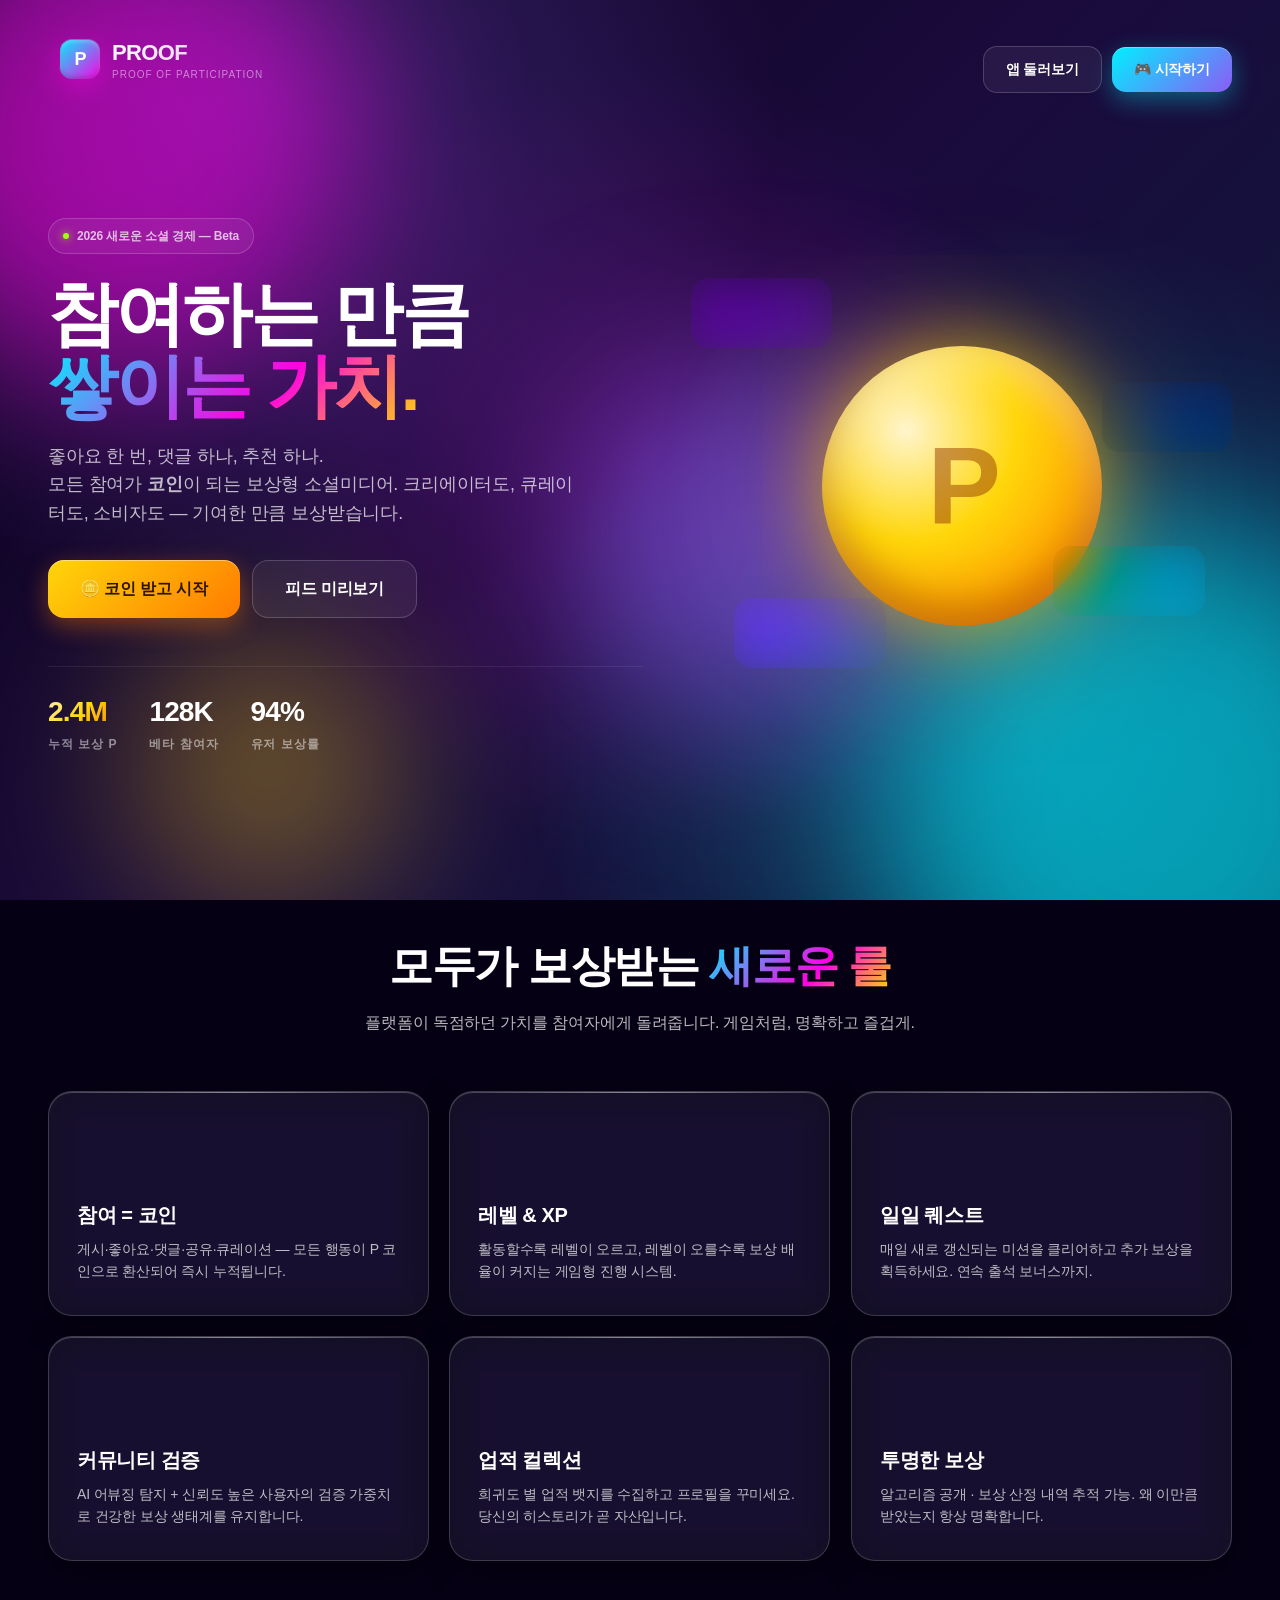
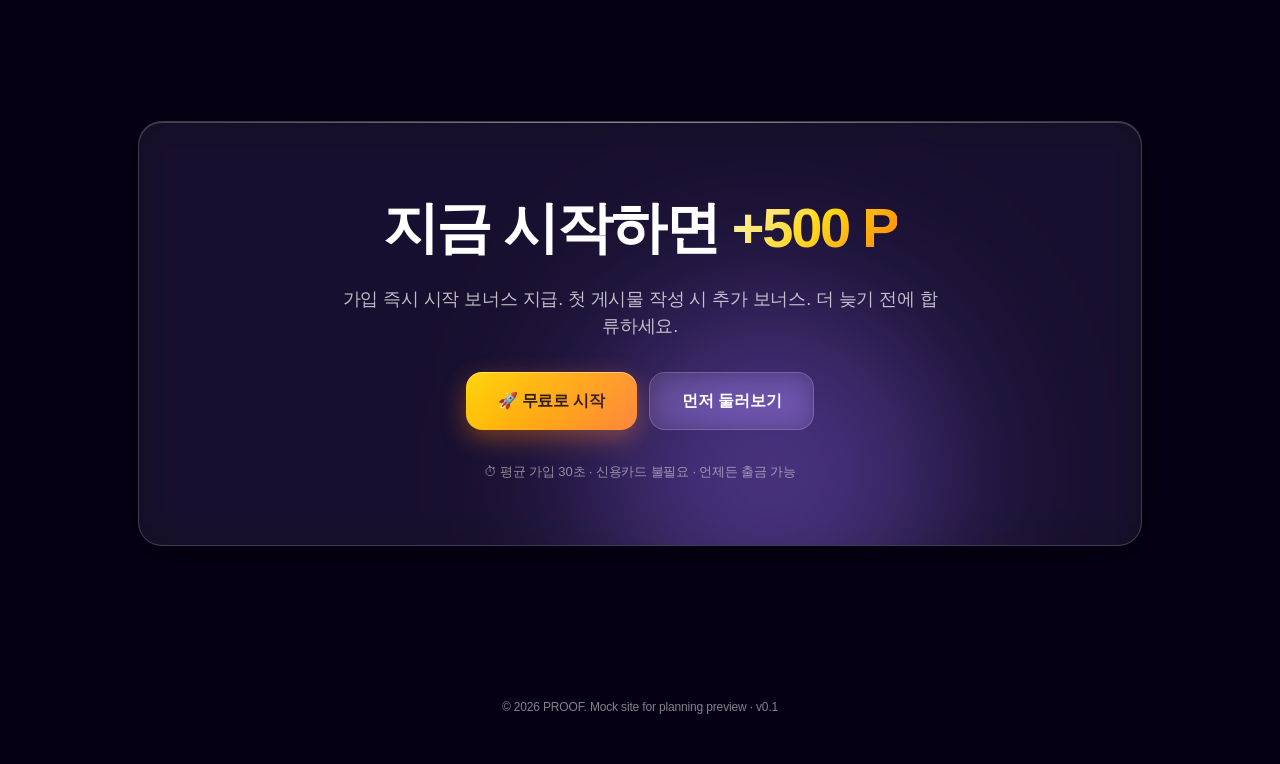
<file: index.html>
<!DOCTYPE html>
<html lang="ko">
<head>
  <meta charset="UTF-8" />
  <meta name="viewport" content="width=device-width, initial-scale=1.0" />
  <title>PROOF — 참여하는 만큼 쌓이는 가치</title>
  <link rel="stylesheet" href="styles.css" />
</head>
<body class="landing">
  <!-- Background orbs -->
  <div class="orbs">
    <div class="orb orb-1"></div>
    <div class="orb orb-2"></div>
    <div class="orb orb-3"></div>
    <div class="orb orb-4"></div>
  </div>

  <!-- Top bar -->
  <nav class="topbar-landing">
    <div class="brand">
      <div class="brand-mark">P</div>
      <div>
        <div class="brand-name">PROOF</div>
        <div class="brand-tag">PROOF OF PARTICIPATION</div>
      </div>
    </div>
    <div style="display:flex; gap:10px; align-items:center;">
      <a href="feed.html" class="btn btn-ghost">앱 둘러보기</a>
      <a href="rewards.html" class="btn btn-primary">🎮 시작하기</a>
    </div>
  </nav>

  <!-- Hero -->
  <section class="hero">
    <div>
      <div class="hero-eyebrow">
        <span class="dot"></span>
        2026 새로운 소셜 경제 — Beta
      </div>
      <h1>
        참여하는 만큼<br/>
        <span class="gradient-text">쌓이는 가치.</span>
      </h1>
      <p>
        좋아요 한 번, 댓글 하나, 추천 하나.<br/>
        모든 참여가 <strong>코인</strong>이 되는 보상형 소셜미디어.
        크리에이터도, 큐레이터도, 소비자도 — 기여한 만큼 보상받습니다.
      </p>
      <div class="hero-cta">
        <a href="rewards.html" class="btn btn-gold btn-lg">🪙 코인 받고 시작</a>
        <a href="feed.html" class="btn btn-ghost btn-lg">피드 미리보기</a>
      </div>
      <div class="hero-stats">
        <div class="hero-stat">
          <div class="num gold-text">2.4M</div>
          <div class="label">누적 보상 P</div>
        </div>
        <div class="hero-stat">
          <div class="num">128K</div>
          <div class="label">베타 참여자</div>
        </div>
        <div class="hero-stat">
          <div class="num">94%</div>
          <div class="label">유저 보상률</div>
        </div>
      </div>
    </div>

    <!-- 3D coin scene -->
    <div class="hero-scene">
      <div class="coin-big">P</div>

      <div class="float-card fc-1">
        <div class="ico" style="background:linear-gradient(135deg,#ff5ec4,#ff00e5);">❤️</div>
        <div>
          <div style="font-size:11px;color:var(--text-tertiary);">좋아요 수신</div>
          <div>+12 P</div>
        </div>
      </div>
      <div class="float-card fc-2">
        <div class="ico" style="background:linear-gradient(135deg,#00f0ff,#0066ff);">💬</div>
        <div>
          <div style="font-size:11px;color:var(--text-tertiary);">댓글 작성</div>
          <div>+8 P</div>
        </div>
      </div>
      <div class="float-card fc-3">
        <div class="ico" style="background:linear-gradient(135deg,#ffd60a,#ff7b00);">🚀</div>
        <div>
          <div style="font-size:11px;color:var(--text-tertiary);">큐레이션 성과</div>
          <div>+45 P</div>
        </div>
      </div>
      <div class="float-card fc-4">
        <div class="ico" style="background:linear-gradient(135deg,#a3ff12,#00f0ff);">🏆</div>
        <div>
          <div style="font-size:11px;color:var(--text-tertiary);">레벨업 보너스</div>
          <div>+200 P</div>
        </div>
      </div>
    </div>
  </section>

  <!-- Features -->
  <section class="features">
    <div class="section-title">
      <h2>모두가 보상받는 <span class="gradient-text">새로운 룰</span></h2>
      <p>플랫폼이 독점하던 가치를 참여자에게 돌려줍니다. 게임처럼, 명확하고 즐겁게.</p>
    </div>

    <div class="features-grid">
      <div class="glass card card-tilt feature-card">
        <div class="feature-icon fi-1">🪙</div>
        <h3>참여 = 코인</h3>
        <p>게시·좋아요·댓글·공유·큐레이션 — 모든 행동이 P 코인으로 환산되어 즉시 누적됩니다.</p>
      </div>

      <div class="glass card card-tilt feature-card">
        <div class="feature-icon fi-2">⚡</div>
        <h3>레벨 & XP</h3>
        <p>활동할수록 레벨이 오르고, 레벨이 오를수록 보상 배율이 커지는 게임형 진행 시스템.</p>
      </div>

      <div class="glass card card-tilt feature-card">
        <div class="feature-icon fi-3">🎯</div>
        <h3>일일 퀘스트</h3>
        <p>매일 새로 갱신되는 미션을 클리어하고 추가 보상을 획득하세요. 연속 출석 보너스까지.</p>
      </div>

      <div class="glass card card-tilt feature-card">
        <div class="feature-icon fi-4">🛡️</div>
        <h3>커뮤니티 검증</h3>
        <p>AI 어뷰징 탐지 + 신뢰도 높은 사용자의 검증 가중치로 건강한 보상 생태계를 유지합니다.</p>
      </div>

      <div class="glass card card-tilt feature-card">
        <div class="feature-icon fi-5">🏆</div>
        <h3>업적 컬렉션</h3>
        <p>희귀도 별 업적 뱃지를 수집하고 프로필을 꾸미세요. 당신의 히스토리가 곧 자산입니다.</p>
      </div>

      <div class="glass card card-tilt feature-card">
        <div class="feature-icon fi-6">💎</div>
        <h3>투명한 보상</h3>
        <p>알고리즘 공개 · 보상 산정 내역 추적 가능. 왜 이만큼 받았는지 항상 명확합니다.</p>
      </div>
    </div>
  </section>

  <!-- CTA -->
  <section class="cta-section">
    <div class="glass card cta-box">
      <div class="orb orb-3" style="position:absolute; opacity:0.4;"></div>
      <h2>지금 시작하면 <span class="gold-text">+500 P</span></h2>
      <p>가입 즉시 시작 보너스 지급. 첫 게시물 작성 시 추가 보너스. 더 늦기 전에 합류하세요.</p>
      <div style="display:flex; gap:12px; justify-content:center; flex-wrap:wrap;">
        <a href="rewards.html" class="btn btn-gold btn-lg">🚀 무료로 시작</a>
        <a href="feed.html" class="btn btn-ghost btn-lg">먼저 둘러보기</a>
      </div>
      <div style="margin-top:32px; color:var(--text-tertiary); font-size:13px;">
        ⏱ 평균 가입 30초 · 신용카드 불필요 · 언제든 출금 가능
      </div>
    </div>
  </section>

  <footer style="padding:32px 48px 48px; text-align:center; color:var(--text-tertiary); font-size:12px; position:relative; z-index:1;">
    © 2026 PROOF. Mock site for planning preview · v0.1
  </footer>
</body>
</html>
</file>
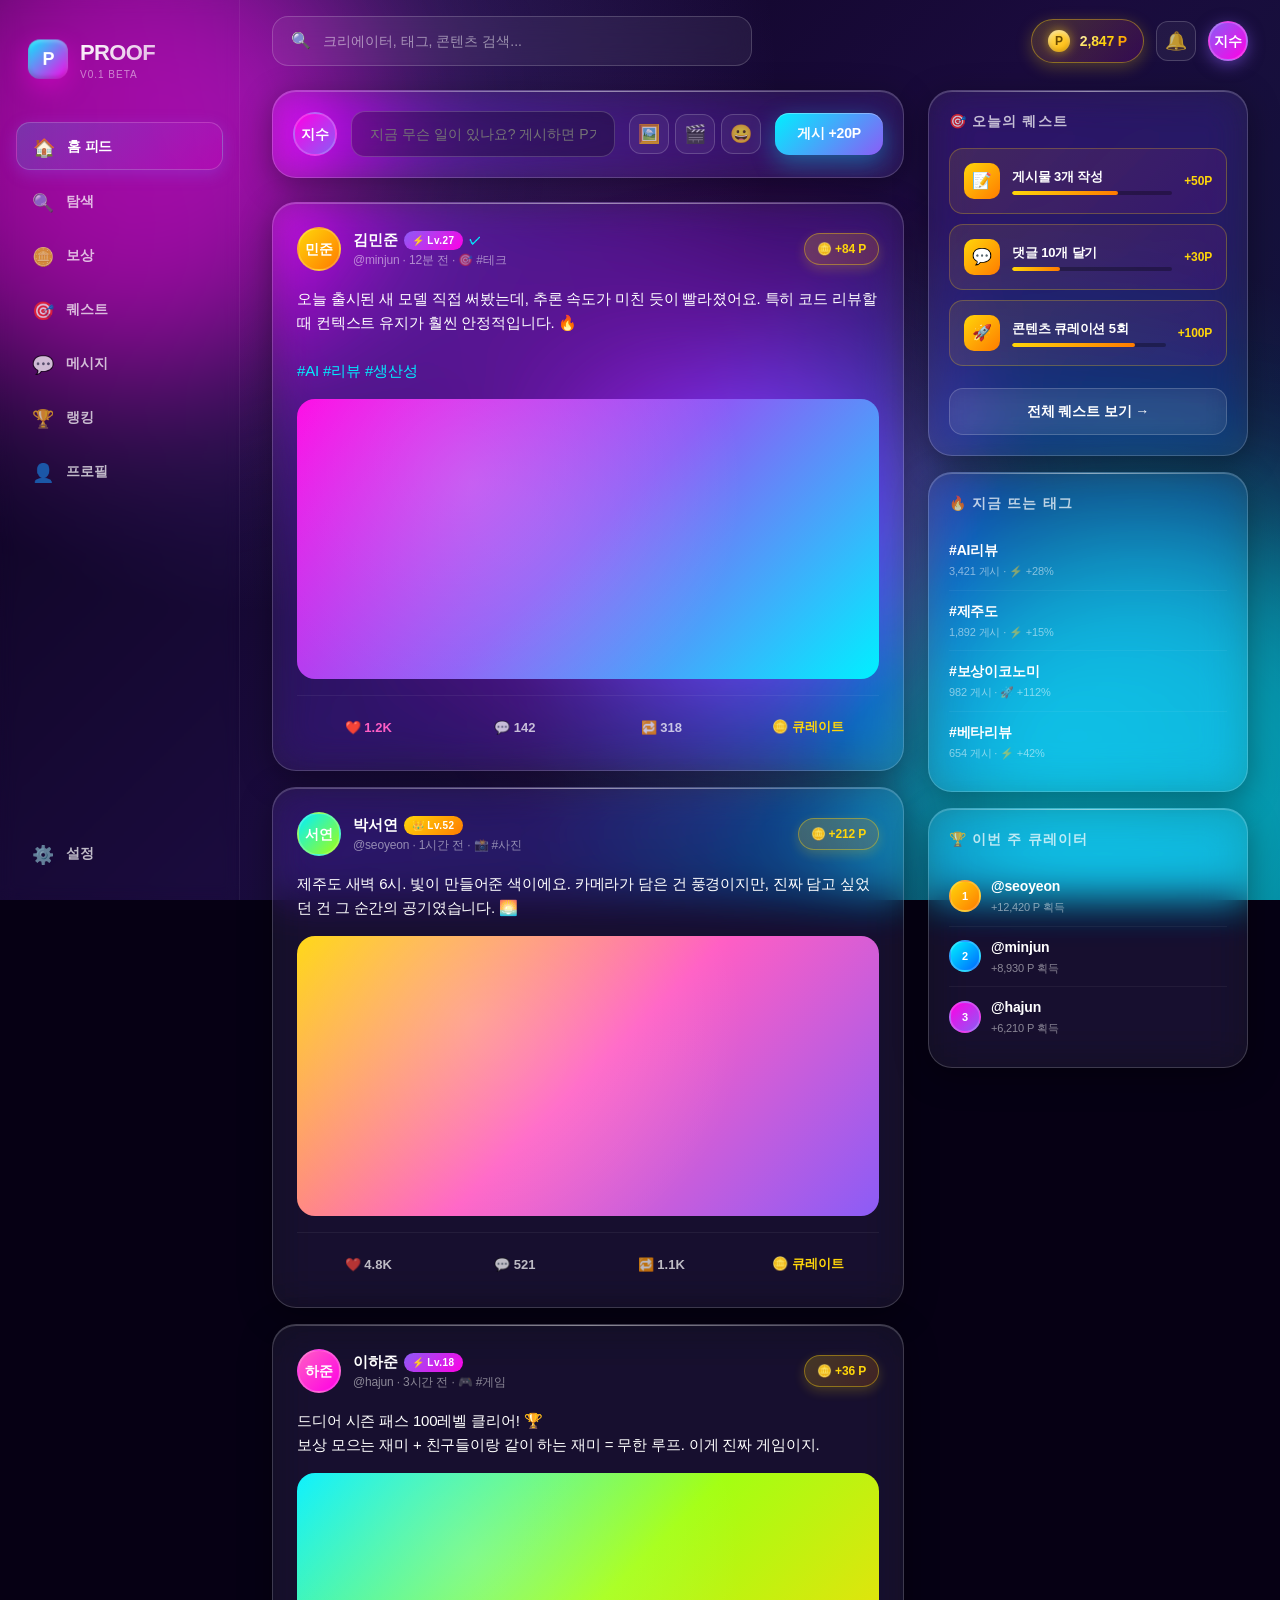
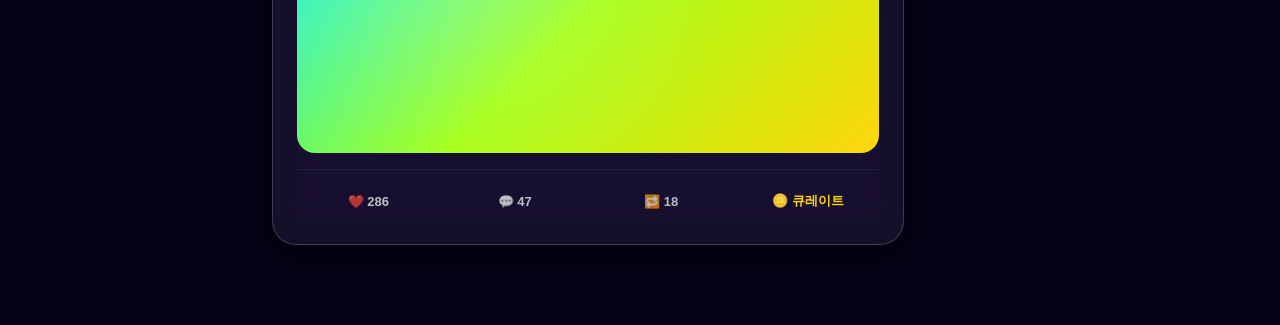
<file: feed.html>
<!DOCTYPE html>
<html lang="ko">
<head>
  <meta charset="UTF-8" />
  <meta name="viewport" content="width=device-width, initial-scale=1.0" />
  <title>PROOF — 피드</title>
  <link rel="stylesheet" href="styles.css" />
</head>
<body>
  <div class="orbs">
    <div class="orb orb-1"></div>
    <div class="orb orb-2"></div>
    <div class="orb orb-3"></div>
  </div>

  <div class="app">
    <!-- Sidebar -->
    <aside class="sidebar">
      <a href="index.html" class="brand" style="text-decoration:none; color:inherit;">
        <div class="brand-mark">P</div>
        <div>
          <div class="brand-name">PROOF</div>
          <div class="brand-tag">v0.1 BETA</div>
        </div>
      </a>
      <a href="feed.html" class="nav-item active"><span class="icon">🏠</span> 홈 피드</a>
      <a href="#" class="nav-item"><span class="icon">🔍</span> 탐색</a>
      <a href="rewards.html" class="nav-item"><span class="icon">🪙</span> 보상</a>
      <a href="#" class="nav-item"><span class="icon">🎯</span> 퀘스트</a>
      <a href="#" class="nav-item"><span class="icon">💬</span> 메시지</a>
      <a href="#" class="nav-item"><span class="icon">🏆</span> 랭킹</a>
      <a href="profile.html" class="nav-item"><span class="icon">👤</span> 프로필</a>
      <div style="flex:1"></div>
      <a href="#" class="nav-item"><span class="icon">⚙️</span> 설정</a>
    </aside>

    <!-- Top bar -->
    <header class="topbar">
      <div class="search">
        <span style="font-size:16px;">🔍</span>
        <input placeholder="크리에이터, 태그, 콘텐츠 검색..." />
      </div>
      <div style="display:flex; gap:12px; align-items:center;">
        <div class="coin-pill">
          <div class="coin-3d"></div>
          <span class="gold-text">2,847 P</span>
        </div>
        <button class="tool-btn" title="알림">🔔</button>
        <div class="avatar">지수</div>
      </div>
    </header>

    <!-- Main feed -->
    <main class="main feed">
      <div>
        <!-- Composer -->
        <div class="glass composer">
          <div class="post-avatar" style="background:linear-gradient(135deg,#ff00e5,#8b5cf6);">지수</div>
          <input placeholder="지금 무슨 일이 있나요? 게시하면 P가 쌓여요 ✨" />
          <div class="composer-tools">
            <button class="tool-btn" title="이미지">🖼️</button>
            <button class="tool-btn" title="영상">🎬</button>
            <button class="tool-btn" title="이모지">😀</button>
          </div>
          <button class="btn btn-primary">게시 +20P</button>
        </div>

        <!-- Post 1 -->
        <article class="glass post card-tilt">
          <div class="post-head">
            <div class="post-avatar" style="background:linear-gradient(135deg,#ffd60a,#ff7b00);">민준</div>
            <div class="post-meta">
              <div class="post-author">
                김민준
                <span class="lvl-badge">⚡ Lv.27</span>
                <span style="font-size:12px;color:var(--neon-cyan);">✓</span>
              </div>
              <div class="post-time">@minjun · 12분 전 · 🎯 #테크</div>
            </div>
            <div class="reward-badge">🪙 +84 P</div>
          </div>
          <div class="post-body">
            오늘 출시된 새 모델 직접 써봤는데, 추론 속도가 미친 듯이 빨라졌어요.
            특히 코드 리뷰할 때 컨텍스트 유지가 훨씬 안정적입니다. 🔥
            <br/><br/>
            <span style="color:var(--neon-cyan);">#AI #리뷰 #생산성</span>
          </div>
          <div class="post-image pi-1"></div>
          <div class="post-actions">
            <button class="action liked">❤️ 1.2K</button>
            <button class="action">💬 142</button>
            <button class="action">🔁 318</button>
            <button class="action rewarded">🪙 큐레이트</button>
          </div>
        </article>

        <!-- Post 2 -->
        <article class="glass post card-tilt">
          <div class="post-head">
            <div class="post-avatar" style="background:linear-gradient(135deg,#00f0ff,#a3ff12);">서연</div>
            <div class="post-meta">
              <div class="post-author">
                박서연
                <span class="lvl-badge" style="background:linear-gradient(135deg,#ffd60a,#ff7b00);">👑 Lv.52</span>
              </div>
              <div class="post-time">@seoyeon · 1시간 전 · 📸 #사진</div>
            </div>
            <div class="reward-badge">🪙 +212 P</div>
          </div>
          <div class="post-body">
            제주도 새벽 6시. 빛이 만들어준 색이에요.
            카메라가 담은 건 풍경이지만, 진짜 담고 싶었던 건 그 순간의 공기였습니다. 🌅
          </div>
          <div class="post-image pi-2"></div>
          <div class="post-actions">
            <button class="action">❤️ 4.8K</button>
            <button class="action">💬 521</button>
            <button class="action">🔁 1.1K</button>
            <button class="action rewarded">🪙 큐레이트</button>
          </div>
        </article>

        <!-- Post 3 -->
        <article class="glass post card-tilt">
          <div class="post-head">
            <div class="post-avatar" style="background:linear-gradient(135deg,#ff5ec4,#ff00e5);">하준</div>
            <div class="post-meta">
              <div class="post-author">
                이하준
                <span class="lvl-badge">⚡ Lv.18</span>
              </div>
              <div class="post-time">@hajun · 3시간 전 · 🎮 #게임</div>
            </div>
            <div class="reward-badge">🪙 +36 P</div>
          </div>
          <div class="post-body">
            드디어 시즌 패스 100레벨 클리어! 🏆<br/>
            보상 모으는 재미 + 친구들이랑 같이 하는 재미 = 무한 루프. 이게 진짜 게임이지.
          </div>
          <div class="post-image pi-3"></div>
          <div class="post-actions">
            <button class="action">❤️ 286</button>
            <button class="action">💬 47</button>
            <button class="action">🔁 18</button>
            <button class="action rewarded">🪙 큐레이트</button>
          </div>
        </article>
      </div>

      <!-- Right rail -->
      <aside class="rail">
        <!-- Daily quest mini -->
        <div class="glass rail-card">
          <h3>🎯 오늘의 퀘스트</h3>
          <div class="quest-mini">
            <div class="quest-icon">📝</div>
            <div class="quest-info">
              <div class="quest-title">게시물 3개 작성</div>
              <div class="quest-prog"><div class="quest-prog-fill" style="width:66%"></div></div>
            </div>
            <div class="quest-reward">+50P</div>
          </div>
          <div class="quest-mini">
            <div class="quest-icon">💬</div>
            <div class="quest-info">
              <div class="quest-title">댓글 10개 달기</div>
              <div class="quest-prog"><div class="quest-prog-fill" style="width:30%"></div></div>
            </div>
            <div class="quest-reward">+30P</div>
          </div>
          <div class="quest-mini">
            <div class="quest-icon">🚀</div>
            <div class="quest-info">
              <div class="quest-title">콘텐츠 큐레이션 5회</div>
              <div class="quest-prog"><div class="quest-prog-fill" style="width:80%"></div></div>
            </div>
            <div class="quest-reward">+100P</div>
          </div>
          <a href="rewards.html" class="btn btn-ghost" style="width:100%; margin-top:12px;">전체 퀘스트 보기 →</a>
        </div>

        <!-- Trending -->
        <div class="glass rail-card">
          <h3>🔥 지금 뜨는 태그</h3>
          <div class="trending-item">
            <div class="trending-tag">#AI리뷰</div>
            <div class="trending-meta">3,421 게시 · ⚡ +28%</div>
          </div>
          <div class="trending-item">
            <div class="trending-tag">#제주도</div>
            <div class="trending-meta">1,892 게시 · ⚡ +15%</div>
          </div>
          <div class="trending-item">
            <div class="trending-tag">#보상이코노미</div>
            <div class="trending-meta">982 게시 · 🚀 +112%</div>
          </div>
          <div class="trending-item">
            <div class="trending-tag">#베타리뷰</div>
            <div class="trending-meta">654 게시 · ⚡ +42%</div>
          </div>
        </div>

        <!-- Top curators -->
        <div class="glass rail-card">
          <h3>🏆 이번 주 큐레이터</h3>
          <div class="trending-item" style="display:flex; align-items:center; gap:10px;">
            <div class="post-avatar" style="width:32px; height:32px; font-size:11px; background:linear-gradient(135deg,#ffd60a,#ff7b00);">1</div>
            <div style="flex:1">
              <div class="trending-tag">@seoyeon</div>
              <div class="trending-meta">+12,420 P 획득</div>
            </div>
          </div>
          <div class="trending-item" style="display:flex; align-items:center; gap:10px;">
            <div class="post-avatar" style="width:32px; height:32px; font-size:11px; background:linear-gradient(135deg,#00f0ff,#0066ff);">2</div>
            <div style="flex:1">
              <div class="trending-tag">@minjun</div>
              <div class="trending-meta">+8,930 P 획득</div>
            </div>
          </div>
          <div class="trending-item" style="display:flex; align-items:center; gap:10px;">
            <div class="post-avatar" style="width:32px; height:32px; font-size:11px; background:linear-gradient(135deg,#ff00e5,#8b5cf6);">3</div>
            <div style="flex:1">
              <div class="trending-tag">@hajun</div>
              <div class="trending-meta">+6,210 P 획득</div>
            </div>
          </div>
        </div>
      </aside>
    </main>
  </div>
</body>
</html>
</file>
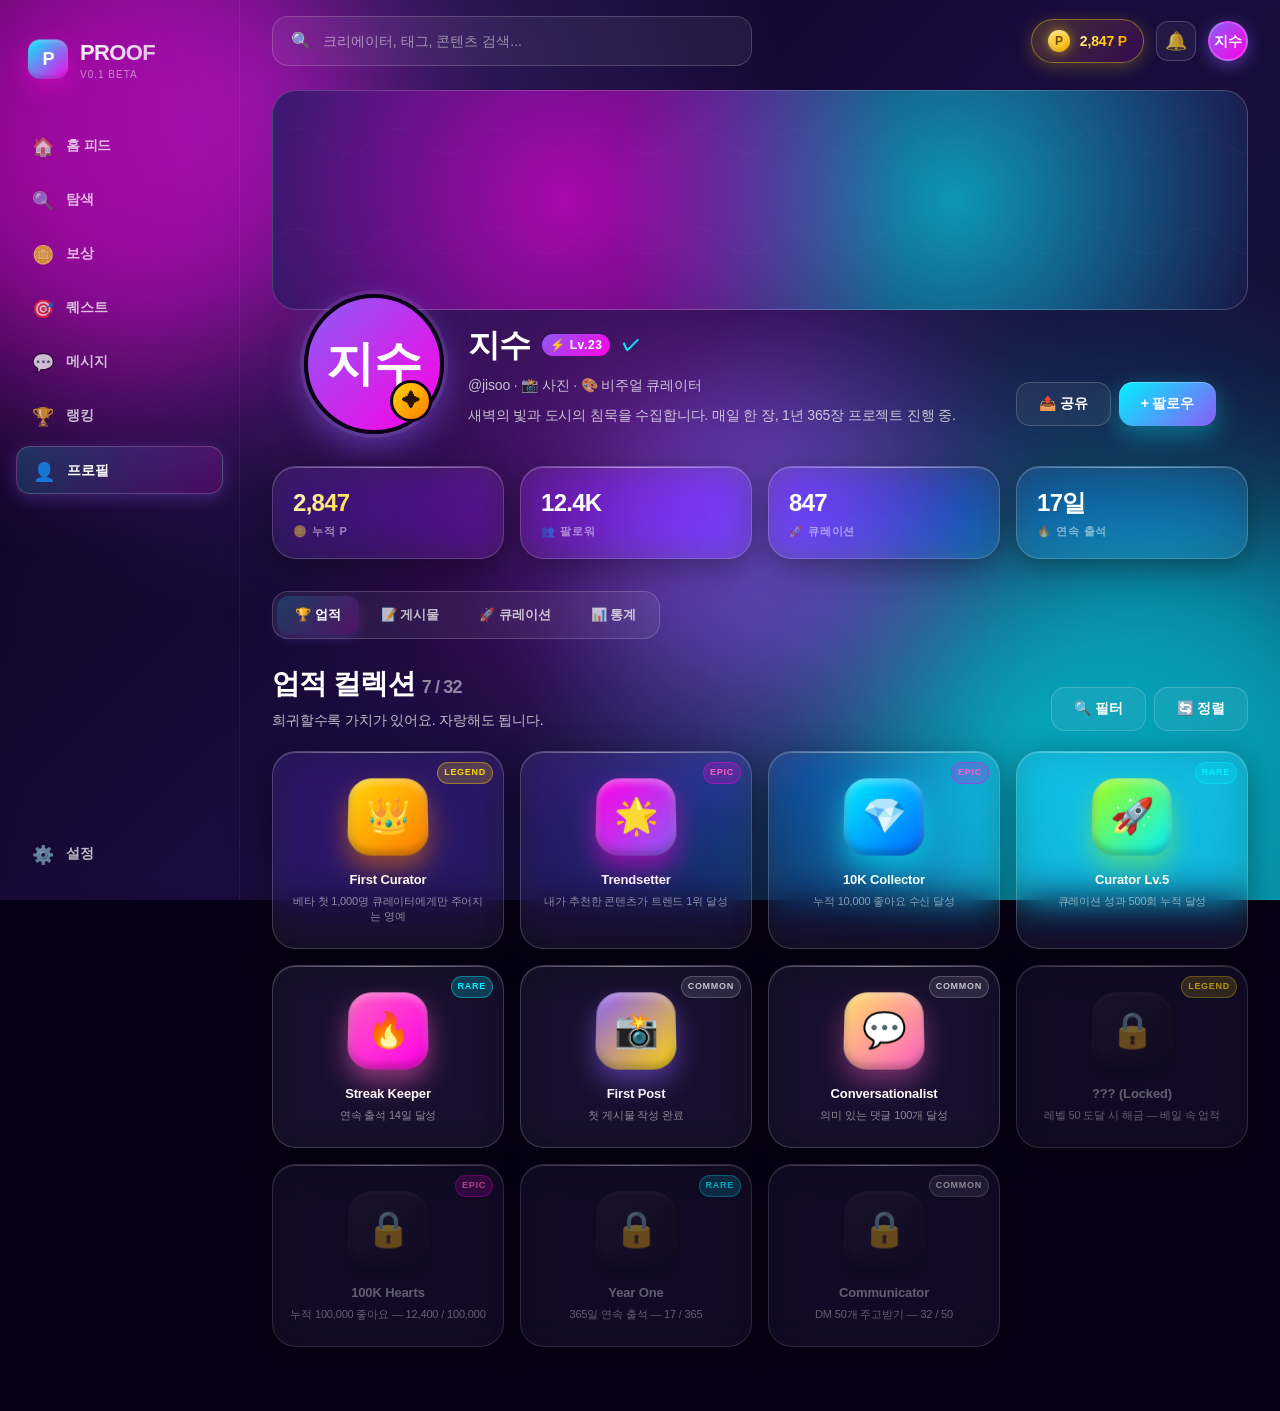
<file: profile.html>
<!DOCTYPE html>
<html lang="ko">
<head>
  <meta charset="UTF-8" />
  <meta name="viewport" content="width=device-width, initial-scale=1.0" />
  <title>PROOF — 프로필</title>
  <link rel="stylesheet" href="styles.css" />
</head>
<body>
  <div class="orbs">
    <div class="orb orb-1"></div>
    <div class="orb orb-2"></div>
    <div class="orb orb-3"></div>
  </div>

  <div class="app">
    <!-- Sidebar -->
    <aside class="sidebar">
      <a href="index.html" class="brand" style="text-decoration:none; color:inherit;">
        <div class="brand-mark">P</div>
        <div>
          <div class="brand-name">PROOF</div>
          <div class="brand-tag">v0.1 BETA</div>
        </div>
      </a>
      <a href="feed.html" class="nav-item"><span class="icon">🏠</span> 홈 피드</a>
      <a href="#" class="nav-item"><span class="icon">🔍</span> 탐색</a>
      <a href="rewards.html" class="nav-item"><span class="icon">🪙</span> 보상</a>
      <a href="#" class="nav-item"><span class="icon">🎯</span> 퀘스트</a>
      <a href="#" class="nav-item"><span class="icon">💬</span> 메시지</a>
      <a href="#" class="nav-item"><span class="icon">🏆</span> 랭킹</a>
      <a href="profile.html" class="nav-item active"><span class="icon">👤</span> 프로필</a>
      <div style="flex:1"></div>
      <a href="#" class="nav-item"><span class="icon">⚙️</span> 설정</a>
    </aside>

    <header class="topbar">
      <div class="search">
        <span style="font-size:16px;">🔍</span>
        <input placeholder="크리에이터, 태그, 콘텐츠 검색..." />
      </div>
      <div style="display:flex; gap:12px; align-items:center;">
        <div class="coin-pill">
          <div class="coin-3d"></div>
          <span class="gold-text">2,847 P</span>
        </div>
        <button class="tool-btn" title="알림">🔔</button>
        <div class="avatar">지수</div>
      </div>
    </header>

    <main class="main">
      <!-- Banner -->
      <div class="profile-banner"></div>

      <!-- Profile head -->
      <div class="profile-head">
        <div class="profile-avatar">지수</div>
        <div class="profile-meta">
          <div class="profile-name">
            지수 <span class="lvl-badge" style="font-size:12px;">⚡ Lv.23</span> <span class="verified">✓</span>
          </div>
          <div class="profile-handle">@jisoo · 📸 사진 · 🎨 비주얼 큐레이터</div>
          <div class="t-body" style="margin-top:8px;">
            새벽의 빛과 도시의 침묵을 수집합니다. 매일 한 장, 1년 365장 프로젝트 진행 중.
          </div>
        </div>
        <div class="profile-actions">
          <button class="btn btn-ghost">📤 공유</button>
          <button class="btn btn-primary">+ 팔로우</button>
        </div>
      </div>

      <!-- Stats -->
      <div class="profile-stats">
        <div class="glass ps-card">
          <div class="ps-num gold-text">2,847</div>
          <div class="ps-label">🪙 누적 P</div>
        </div>
        <div class="glass ps-card">
          <div class="ps-num">12.4K</div>
          <div class="ps-label">👥 팔로워</div>
        </div>
        <div class="glass ps-card">
          <div class="ps-num">847</div>
          <div class="ps-label">🚀 큐레이션</div>
        </div>
        <div class="glass ps-card">
          <div class="ps-num">17일</div>
          <div class="ps-label">🔥 연속 출석</div>
        </div>
      </div>

      <!-- Tabs -->
      <div class="tabs">
        <button class="tab active">🏆 업적</button>
        <button class="tab">📝 게시물</button>
        <button class="tab">🚀 큐레이션</button>
        <button class="tab">📊 통계</button>
      </div>

      <!-- Achievement section -->
      <div class="page-header" style="margin-bottom:20px;">
        <div>
          <h2 class="t-h1">업적 컬렉션 <span style="color:var(--text-tertiary); font-weight:600; font-size:18px;">7 / 32</span></h2>
          <p class="t-body" style="margin-top:4px;">희귀할수록 가치가 있어요. 자랑해도 됩니다.</p>
        </div>
        <div style="display:flex; gap:8px;">
          <button class="btn btn-ghost">🔍 필터</button>
          <button class="btn btn-ghost">🔄 정렬</button>
        </div>
      </div>

      <!-- Achievements grid -->
      <div class="achv-grid">
        <div class="glass achv card-tilt">
          <span class="achv-rare rare-legend">LEGEND</span>
          <div class="achv-shape as-1">👑</div>
          <div class="achv-name">First Curator</div>
          <div class="achv-desc">베타 첫 1,000명 큐레이터에게만 주어지는 영예</div>
        </div>

        <div class="glass achv card-tilt">
          <span class="achv-rare rare-epic">EPIC</span>
          <div class="achv-shape as-3">🌟</div>
          <div class="achv-name">Trendsetter</div>
          <div class="achv-desc">내가 추천한 콘텐츠가 트렌드 1위 달성</div>
        </div>

        <div class="glass achv card-tilt">
          <span class="achv-rare rare-epic">EPIC</span>
          <div class="achv-shape as-2">💎</div>
          <div class="achv-name">10K Collector</div>
          <div class="achv-desc">누적 10,000 좋아요 수신 달성</div>
        </div>

        <div class="glass achv card-tilt">
          <span class="achv-rare rare-rare">RARE</span>
          <div class="achv-shape as-4">🚀</div>
          <div class="achv-name">Curator Lv.5</div>
          <div class="achv-desc">큐레이션 성과 500회 누적 달성</div>
        </div>

        <div class="glass achv card-tilt">
          <span class="achv-rare rare-rare">RARE</span>
          <div class="achv-shape as-5">🔥</div>
          <div class="achv-name">Streak Keeper</div>
          <div class="achv-desc">연속 출석 14일 달성</div>
        </div>

        <div class="glass achv card-tilt">
          <span class="achv-rare rare-common">COMMON</span>
          <div class="achv-shape as-6">📸</div>
          <div class="achv-name">First Post</div>
          <div class="achv-desc">첫 게시물 작성 완료</div>
        </div>

        <div class="glass achv card-tilt">
          <span class="achv-rare rare-common">COMMON</span>
          <div class="achv-shape as-7">💬</div>
          <div class="achv-name">Conversationalist</div>
          <div class="achv-desc">의미 있는 댓글 100개 달성</div>
        </div>

        <div class="glass achv card-tilt" style="opacity:0.7;">
          <span class="achv-rare rare-legend">LEGEND</span>
          <div class="achv-shape as-locked">🔒</div>
          <div class="achv-name" style="color:var(--text-tertiary);">??? (Locked)</div>
          <div class="achv-desc">레벨 50 도달 시 해금 — 베일 속 업적</div>
        </div>

        <div class="glass achv card-tilt" style="opacity:0.7;">
          <span class="achv-rare rare-epic">EPIC</span>
          <div class="achv-shape as-locked">🔒</div>
          <div class="achv-name" style="color:var(--text-tertiary);">100K Hearts</div>
          <div class="achv-desc">누적 100,000 좋아요 — 12,400 / 100,000</div>
        </div>

        <div class="glass achv card-tilt" style="opacity:0.7;">
          <span class="achv-rare rare-rare">RARE</span>
          <div class="achv-shape as-locked">🔒</div>
          <div class="achv-name" style="color:var(--text-tertiary);">Year One</div>
          <div class="achv-desc">365일 연속 출석 — 17 / 365</div>
        </div>

        <div class="glass achv card-tilt" style="opacity:0.7;">
          <span class="achv-rare rare-common">COMMON</span>
          <div class="achv-shape as-locked">🔒</div>
          <div class="achv-name" style="color:var(--text-tertiary);">Communicator</div>
          <div class="achv-desc">DM 50개 주고받기 — 32 / 50</div>
        </div>
      </div>
    </main>
  </div>
</body>
</html>
</file>
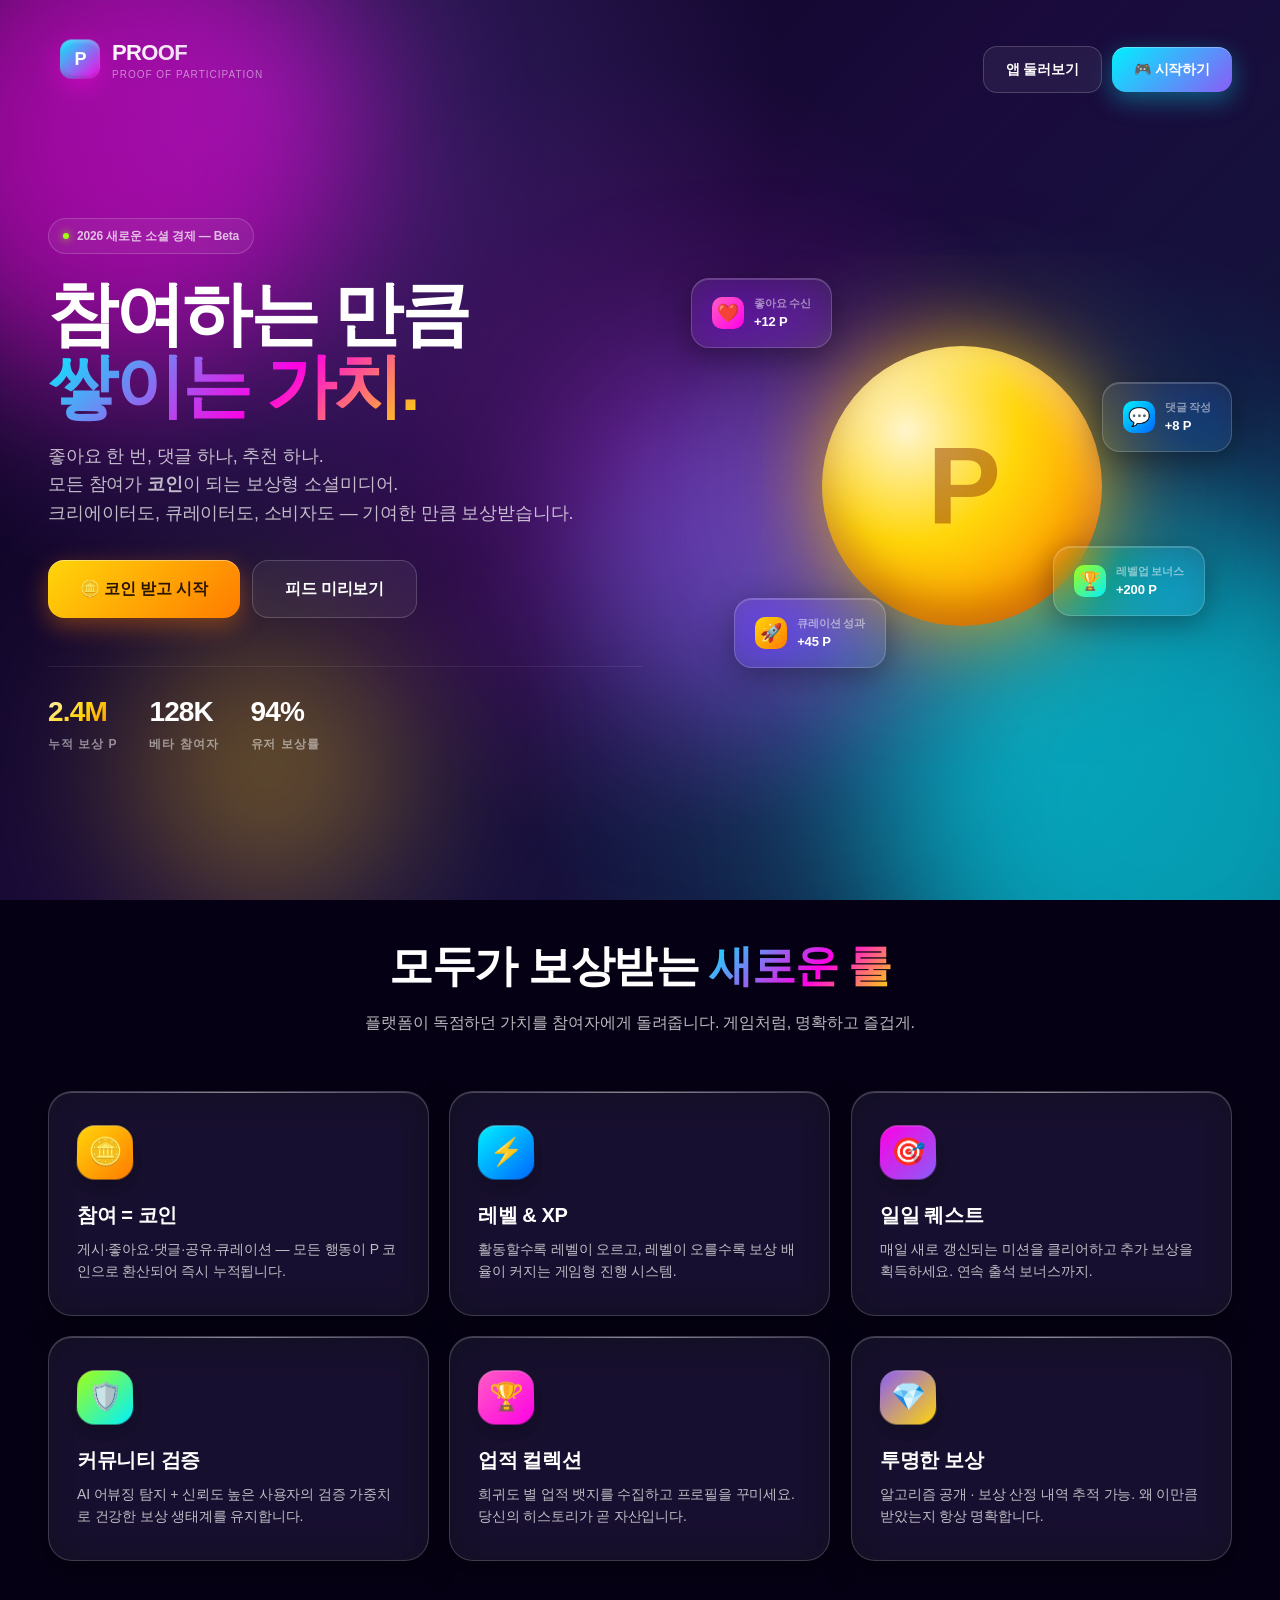
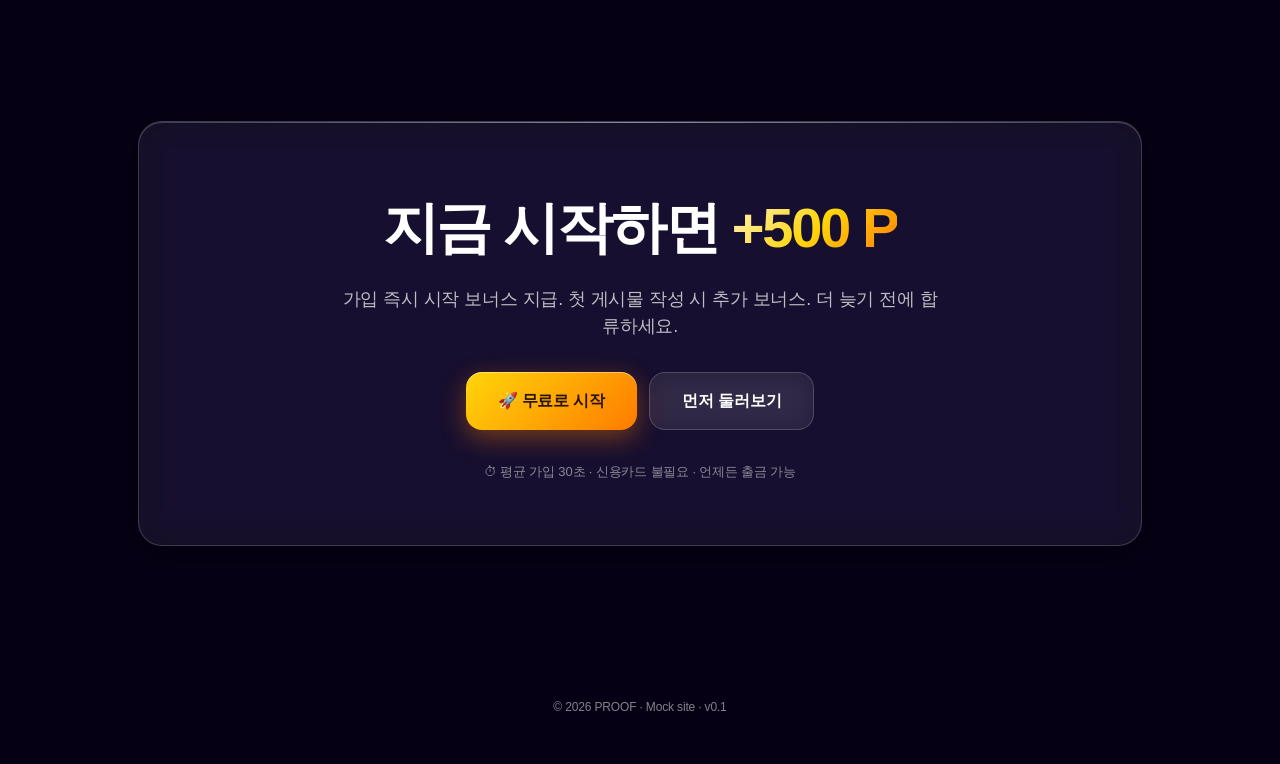
<file: PROOF_mock.html>
<!DOCTYPE html>
<html lang="ko">
<head>
<meta charset="UTF-8" />
<meta name="viewport" content="width=device-width, initial-scale=1.0" />
<title>PROOF — 참여하는 만큼 쌓이는 가치</title>
<style>
/* ============================================
   PROOF — 보상 기반 소셜미디어 Mock Site
   Semi-3D · Glassmorphism · Gamified
   Single-file edition
   ============================================ */
:root{
  --bg-1:#0a0118; --bg-2:#1a0b3d; --bg-3:#2d1b69; --bg-4:#0d1b3a;
  --neon-cyan:#00f0ff; --neon-magenta:#ff00e5; --neon-violet:#8b5cf6;
  --neon-gold:#ffd60a; --neon-lime:#a3ff12;
  --glass-bg:rgba(255,255,255,0.06); --glass-bg-strong:rgba(255,255,255,0.12);
  --glass-border:rgba(255,255,255,0.18); --glass-border-strong:rgba(255,255,255,0.28);
  --text-primary:#fff; --text-secondary:rgba(255,255,255,0.72); --text-tertiary:rgba(255,255,255,0.5);
  --shadow-glass:0 8px 32px rgba(0,0,0,0.35), inset 0 1px 0 rgba(255,255,255,0.18);
}
*{margin:0;padding:0;box-sizing:border-box}
html,body{
  font-family:'Pretendard','SF Pro Display',-apple-system,BlinkMacSystemFont,'Segoe UI',Roboto,'Apple SD Gothic Neo',sans-serif;
  color:var(--text-primary); background:#060014; overflow-x:hidden; min-height:100vh;
  line-height:1.5; letter-spacing:-0.01em; -webkit-font-smoothing:antialiased; text-rendering:optimizeLegibility;
}
body{
  background:
    radial-gradient(circle at 20% 10%, rgba(139,92,246,0.35), transparent 40%),
    radial-gradient(circle at 80% 80%, rgba(0,240,255,0.25), transparent 40%),
    radial-gradient(circle at 50% 50%, rgba(255,0,229,0.18), transparent 50%),
    linear-gradient(135deg, var(--bg-1) 0%, var(--bg-2) 50%, var(--bg-4) 100%);
  background-attachment:fixed;
}

/* Floating orbs */
.orbs{position:fixed;inset:0;overflow:hidden;z-index:0;pointer-events:none}
.orb{position:absolute;border-radius:50%;filter:blur(80px);opacity:.55;mix-blend-mode:screen}
.orb-1{width:480px;height:480px;background:var(--neon-magenta);top:-100px;left:-120px;animation:float1 22s ease-in-out infinite}
.orb-2{width:560px;height:560px;background:var(--neon-cyan);bottom:-180px;right:-160px;animation:float2 26s ease-in-out infinite}
.orb-3{width:360px;height:360px;background:var(--neon-violet);top:40%;left:45%;animation:float3 20s ease-in-out infinite}
.orb-4{width:280px;height:280px;background:var(--neon-gold);top:70%;left:10%;animation:float1 18s ease-in-out infinite reverse;opacity:.35}
@keyframes float1{0%,100%{transform:translate(0,0) scale(1)}33%{transform:translate(80px,60px) scale(1.1)}66%{transform:translate(-40px,40px) scale(.95)}}
@keyframes float2{0%,100%{transform:translate(0,0) scale(1)}50%{transform:translate(-100px,-60px) scale(1.15)}}
@keyframes float3{0%,100%{transform:translate(0,0)}50%{transform:translate(60px,-80px)}}

/* Glass */
.glass{
  background:var(--glass-bg);
  backdrop-filter:blur(20px) saturate(180%); -webkit-backdrop-filter:blur(20px) saturate(180%);
  border:1px solid var(--glass-border); border-radius:24px; box-shadow:var(--shadow-glass);
  position:relative; overflow:hidden;
}
.glass::before{content:'';position:absolute;top:0;left:0;right:0;height:1px;background:linear-gradient(90deg,transparent,rgba(255,255,255,0.4),transparent)}

/* Layout */
.view{position:relative;z-index:1;min-height:100vh}
.app{display:grid;grid-template-columns:240px 1fr;grid-template-rows:auto 1fr;grid-template-areas:"sidebar topbar" "sidebar main";min-height:100vh}
.sidebar{grid-area:sidebar;padding:24px 16px;display:flex;flex-direction:column;gap:8px;position:sticky;top:0;height:100vh;border-right:1px solid rgba(255,255,255,0.06);backdrop-filter:blur(8px)}
.topbar{grid-area:topbar;padding:16px 32px;display:flex;align-items:center;justify-content:space-between;gap:16px}
.main{grid-area:main;padding:8px 32px 64px;max-width:1200px;width:100%}

/* Brand */
.brand{display:flex;align-items:center;gap:12px;padding:12px 12px 24px;margin-bottom:8px;cursor:pointer;text-decoration:none;color:inherit}
.brand-mark{
  width:40px;height:40px;border-radius:12px;
  background:linear-gradient(135deg,var(--neon-cyan),var(--neon-magenta));
  display:grid;place-items:center;font-weight:900;font-size:18px;letter-spacing:-0.05em;
  box-shadow:0 8px 24px rgba(255,0,229,0.4),inset 0 -2px 4px rgba(0,0,0,0.2),inset 0 2px 4px rgba(255,255,255,0.3);
  transform:perspective(400px) rotateX(10deg);
}
.brand-name{font-size:22px;font-weight:800;letter-spacing:-0.03em;background:linear-gradient(135deg,#fff,rgba(255,255,255,0.7));-webkit-background-clip:text;-webkit-text-fill-color:transparent;background-clip:text}
.brand-tag{font-size:10px;color:var(--text-tertiary);font-weight:500;letter-spacing:0.1em;text-transform:uppercase;margin-top:-2px}

/* Nav */
.nav-item{display:flex;align-items:center;gap:12px;padding:12px 16px;border-radius:14px;color:var(--text-secondary);text-decoration:none;font-size:14px;font-weight:600;transition:all .2s;cursor:pointer}
.nav-item:hover{background:var(--glass-bg);color:var(--text-primary);transform:translateX(2px)}
.nav-item.active{background:linear-gradient(135deg,rgba(0,240,255,0.18),rgba(255,0,229,0.18));color:var(--text-primary);border:1px solid var(--glass-border);box-shadow:0 4px 16px rgba(139,92,246,0.3)}
.nav-item .icon{width:22px;height:22px;display:grid;place-items:center;font-size:18px}

/* Topbar */
.search{flex:1;max-width:480px;display:flex;align-items:center;gap:12px;padding:12px 18px;border-radius:16px;background:var(--glass-bg);border:1px solid var(--glass-border);backdrop-filter:blur(12px)}
.search input{background:transparent;border:none;outline:none;color:var(--text-primary);font-size:14px;width:100%;font-family:inherit}
.search input::placeholder{color:var(--text-tertiary)}
.coin-pill{display:flex;align-items:center;gap:10px;padding:10px 16px;border-radius:999px;background:linear-gradient(135deg,rgba(255,214,10,0.18),rgba(255,0,229,0.12));border:1px solid rgba(255,214,10,0.4);font-weight:700;font-size:14px;box-shadow:0 4px 16px rgba(255,214,10,0.25)}
.coin-3d{
  width:22px;height:22px;border-radius:50%;
  background:linear-gradient(135deg,#ffe066,#ffb700); position:relative;
  box-shadow:inset 0 -2px 4px rgba(150,100,0,0.4),inset 0 2px 4px rgba(255,255,255,0.5),0 0 12px rgba(255,214,10,0.6);
  animation:coinSpin 4s linear infinite; transform-style:preserve-3d;
}
.coin-3d::before{content:'P';position:absolute;inset:0;display:grid;place-items:center;color:#6a4a00;font-weight:900;font-size:12px}
@keyframes coinSpin{0%{transform:rotateY(0)}100%{transform:rotateY(360deg)}}
.avatar{width:40px;height:40px;border-radius:50%;background:linear-gradient(135deg,var(--neon-violet),var(--neon-magenta));border:2px solid rgba(255,255,255,0.2);display:grid;place-items:center;font-weight:800;font-size:14px;box-shadow:0 4px 16px rgba(139,92,246,0.5);cursor:pointer}

/* Buttons */
.btn{display:inline-flex;align-items:center;justify-content:center;gap:8px;padding:12px 22px;border-radius:14px;font-weight:700;font-size:14px;border:none;cursor:pointer;font-family:inherit;transition:all .2s;text-decoration:none;letter-spacing:-0.01em}
.btn-primary{background:linear-gradient(135deg,var(--neon-cyan),var(--neon-violet));color:#fff;box-shadow:0 8px 24px rgba(0,240,255,0.35),inset 0 1px 0 rgba(255,255,255,0.3)}
.btn-primary:hover{transform:translateY(-2px);box-shadow:0 12px 32px rgba(0,240,255,0.45),inset 0 1px 0 rgba(255,255,255,0.3)}
.btn-gold{background:linear-gradient(135deg,#ffd60a,#ff7b00);color:#2a1500;box-shadow:0 8px 24px rgba(255,123,0,0.4),inset 0 1px 0 rgba(255,255,255,0.4)}
.btn-gold:hover{transform:translateY(-2px) scale(1.02)}
.btn-ghost{background:var(--glass-bg);color:var(--text-primary);border:1px solid var(--glass-border);backdrop-filter:blur(12px)}
.btn-ghost:hover{background:var(--glass-bg-strong);transform:translateY(-1px)}
.btn-lg{padding:16px 32px;font-size:16px;border-radius:16px}

/* Cards */
.card{padding:24px;transition:transform .3s,box-shadow .3s}
.card-tilt{transform:perspective(1000px) rotateY(0) rotateX(0);transform-style:preserve-3d;transition:transform .4s cubic-bezier(0.2,0.8,0.2,1)}
.card-tilt:hover{transform:perspective(1000px) rotateY(-3deg) rotateX(3deg) translateZ(10px);box-shadow:-10px 20px 40px rgba(0,0,0,0.4),inset 0 1px 0 rgba(255,255,255,0.18)}

/* Typography */
.t-display{font-size:clamp(36px,5vw,64px);font-weight:900;line-height:1.05;letter-spacing:-0.04em}
.t-h1{font-size:28px;font-weight:800;letter-spacing:-0.03em}
.t-body{font-size:14px;color:var(--text-secondary);line-height:1.6}
.t-tiny{font-size:11px;color:var(--text-tertiary);letter-spacing:0.08em;text-transform:uppercase;font-weight:600}
.gradient-text{background:linear-gradient(135deg,var(--neon-cyan) 0%,var(--neon-magenta) 60%,var(--neon-gold) 100%);-webkit-background-clip:text;-webkit-text-fill-color:transparent;background-clip:text}
.gold-text{background:linear-gradient(135deg,#fff5cc,#ffd60a,#ff7b00);-webkit-background-clip:text;-webkit-text-fill-color:transparent;background-clip:text}

.page-header{margin-bottom:32px;display:flex;align-items:flex-end;justify-content:space-between;gap:16px;flex-wrap:wrap}

/* ============= LANDING ============= */
.topbar-landing{display:flex;align-items:center;justify-content:space-between;padding:24px 48px;position:relative;z-index:5}
.hero{padding:80px 48px 100px;display:grid;grid-template-columns:1.1fr 1fr;gap:48px;align-items:center;max-width:1280px;margin:0 auto;position:relative;z-index:1}
.hero-eyebrow{display:inline-flex;align-items:center;gap:8px;padding:8px 14px;border-radius:999px;background:var(--glass-bg);border:1px solid var(--glass-border);backdrop-filter:blur(12px);font-size:12px;font-weight:600;color:var(--text-secondary);margin-bottom:24px}
.hero-eyebrow .dot{width:6px;height:6px;border-radius:50%;background:var(--neon-lime);box-shadow:0 0 8px var(--neon-lime);animation:pulse 2s ease-in-out infinite}
@keyframes pulse{0%,100%{opacity:1;transform:scale(1)}50%{opacity:.5;transform:scale(1.3)}}
.hero h1{font-size:clamp(40px,5.5vw,72px);font-weight:900;line-height:1.02;letter-spacing:-0.04em;margin-bottom:20px}
.hero p{font-size:18px;color:var(--text-secondary);margin-bottom:32px;max-width:540px;line-height:1.6}
.hero-cta{display:flex;gap:12px;flex-wrap:wrap}
.hero-stats{display:flex;gap:32px;margin-top:48px;padding-top:24px;border-top:1px solid rgba(255,255,255,0.08)}
.hero-stat .num{font-size:28px;font-weight:800;letter-spacing:-0.03em}
.hero-stat .label{font-size:12px;color:var(--text-tertiary);text-transform:uppercase;letter-spacing:0.08em;font-weight:600;margin-top:2px}

/* Hero 3D coin */
.hero-scene{position:relative;height:520px;perspective:1500px}
.coin-big{
  position:absolute;width:280px;height:280px;top:50%;left:50%;transform:translate(-50%,-50%);
  border-radius:50%;
  background:radial-gradient(circle at 30% 30%,#fff5cc,#ffd60a 40%,#ff9500 80%);
  box-shadow:inset 0 -20px 40px rgba(150,60,0,0.5),inset 0 20px 40px rgba(255,255,255,0.4),0 0 80px rgba(255,214,10,0.6),0 0 160px rgba(255,123,0,0.4);
  display:grid;place-items:center;font-size:110px;font-weight:900;color:rgba(150,60,0,0.5);letter-spacing:-0.05em;
  animation:coinFloat 6s ease-in-out infinite, coinHue 12s linear infinite;
}
@keyframes coinFloat{0%,100%{transform:translate(-50%,-50%) translateY(0)}50%{transform:translate(-50%,-50%) translateY(-20px)}}
@keyframes coinHue{0%{filter:hue-rotate(0)}100%{filter:hue-rotate(360deg)}}
.float-card{position:absolute;padding:16px 20px;border-radius:18px;background:var(--glass-bg);backdrop-filter:blur(20px) saturate(180%);border:1px solid var(--glass-border);box-shadow:var(--shadow-glass);font-size:13px;font-weight:600;display:flex;align-items:center;gap:10px;white-space:nowrap}
.float-card .ico{width:32px;height:32px;border-radius:10px;display:grid;place-items:center;font-size:18px}
.fc-1{top:10%;left:0;animation:floatCard 5s ease-in-out infinite}
.fc-2{top:30%;right:0;animation:floatCard 6s ease-in-out infinite reverse}
.fc-3{bottom:15%;left:8%;animation:floatCard 7s ease-in-out infinite}
.fc-4{bottom:25%;right:5%;animation:floatCard 5.5s ease-in-out infinite reverse}
@keyframes floatCard{0%,100%{transform:translateY(0) rotate(-2deg)}50%{transform:translateY(-15px) rotate(2deg)}}

.features{padding:80px 48px;max-width:1280px;margin:0 auto;position:relative;z-index:1}
.section-title{text-align:center;margin-bottom:56px}
.section-title h2{font-size:clamp(28px,4vw,44px);font-weight:900;letter-spacing:-0.03em;margin-bottom:12px}
.section-title p{color:var(--text-secondary);font-size:16px;max-width:600px;margin:0 auto}
.features-grid{display:grid;grid-template-columns:repeat(3,1fr);gap:20px}
.feature-card{padding:32px 28px;position:relative}
.feature-icon{width:56px;height:56px;border-radius:18px;display:grid;place-items:center;font-size:28px;margin-bottom:20px;box-shadow:0 8px 24px rgba(0,0,0,0.3),inset 0 1px 0 rgba(255,255,255,0.3);transform:perspective(400px) rotateX(15deg)}
.fi-1{background:linear-gradient(135deg,#ffd60a,#ff7b00)}
.fi-2{background:linear-gradient(135deg,#00f0ff,#0066ff)}
.fi-3{background:linear-gradient(135deg,#ff00e5,#8b5cf6)}
.fi-4{background:linear-gradient(135deg,#a3ff12,#00f0ff)}
.fi-5{background:linear-gradient(135deg,#ff5ec4,#ff00e5)}
.fi-6{background:linear-gradient(135deg,#8b5cf6,#ffd60a)}
.feature-card h3{font-size:20px;font-weight:800;margin-bottom:8px;letter-spacing:-0.02em}
.feature-card p{color:var(--text-secondary);font-size:14px;line-height:1.6}
.cta-section{padding:80px 48px 120px;max-width:1100px;margin:0 auto;position:relative;z-index:1}
.cta-box{padding:64px 48px;text-align:center;position:relative;overflow:hidden}
.cta-box h2{font-size:clamp(32px,5vw,56px);font-weight:900;letter-spacing:-0.04em;margin-bottom:16px}
.cta-box p{font-size:18px;color:var(--text-secondary);margin-bottom:32px;max-width:600px;margin-left:auto;margin-right:auto}

/* ============= FEED ============= */
.feed{display:grid;grid-template-columns:1fr 320px;gap:24px;align-items:start}
.composer{padding:20px;margin-bottom:24px;display:flex;gap:14px;align-items:center}
.composer input{flex:1;background:rgba(0,0,0,0.25);border:1px solid var(--glass-border);border-radius:14px;padding:14px 18px;color:var(--text-primary);font-size:14px;font-family:inherit;outline:none}
.composer input:focus{border-color:var(--neon-cyan);box-shadow:0 0 0 3px rgba(0,240,255,0.15)}
.composer-tools{display:flex;gap:6px}
.tool-btn{width:40px;height:40px;border-radius:12px;background:rgba(255,255,255,0.05);border:1px solid var(--glass-border);color:var(--text-secondary);font-size:18px;cursor:pointer;display:grid;place-items:center;transition:all .2s}
.tool-btn:hover{background:var(--glass-bg-strong);color:var(--text-primary)}
.post{padding:24px;margin-bottom:16px;position:relative}
.post-head{display:flex;align-items:center;gap:12px;margin-bottom:16px}
.post-avatar{width:44px;height:44px;border-radius:50%;display:grid;place-items:center;font-weight:800;font-size:14px;color:#fff;border:2px solid rgba(255,255,255,0.18);flex-shrink:0}
.post-meta{flex:1;min-width:0}
.post-author{font-weight:700;font-size:15px;display:flex;align-items:center;gap:6px}
.lvl-badge{display:inline-flex;align-items:center;gap:4px;padding:2px 8px;border-radius:999px;font-size:10px;font-weight:800;background:linear-gradient(135deg,var(--neon-violet),var(--neon-magenta));letter-spacing:0.05em}
.post-time{color:var(--text-tertiary);font-size:12px}
.reward-badge{margin-left:auto;display:flex;align-items:center;gap:6px;padding:6px 12px;border-radius:999px;background:linear-gradient(135deg,rgba(255,214,10,0.2),rgba(255,123,0,0.18));border:1px solid rgba(255,214,10,0.4);font-size:12px;font-weight:800;color:#ffd60a;box-shadow:0 4px 12px rgba(255,214,10,0.2)}
.post-body{font-size:15px;line-height:1.6;margin-bottom:16px}
.post-image{height:280px;border-radius:18px;margin-bottom:16px;overflow:hidden;position:relative}
.pi-1{background:linear-gradient(135deg,#ff00e5,#8b5cf6,#00f0ff)}
.pi-2{background:linear-gradient(135deg,#ffd60a,#ff5ec4,#8b5cf6)}
.pi-3{background:linear-gradient(135deg,#00f0ff,#a3ff12,#ffd60a)}
.post-image::after{content:'';position:absolute;inset:0;background:radial-gradient(circle at 30% 30%,rgba(255,255,255,0.2),transparent 60%)}
.post-actions{display:flex;gap:4px;padding-top:12px;border-top:1px solid rgba(255,255,255,0.06)}
.action{flex:1;display:flex;align-items:center;justify-content:center;gap:8px;padding:10px;border-radius:12px;background:transparent;border:none;color:var(--text-secondary);cursor:pointer;font-family:inherit;font-size:13px;font-weight:600;transition:all .2s}
.action:hover{background:var(--glass-bg);color:var(--text-primary)}
.action.liked{color:#ff5ec4}
.action.rewarded{color:var(--neon-gold)}

.rail{position:sticky;top:16px;display:flex;flex-direction:column;gap:16px}
.rail-card{padding:20px}
.rail-card h3{font-size:14px;font-weight:800;text-transform:uppercase;letter-spacing:0.08em;color:var(--text-secondary);margin-bottom:16px}
.trending-item{padding:10px 0;border-bottom:1px solid rgba(255,255,255,0.05);cursor:pointer}
.trending-item:last-child{border-bottom:none}
.trending-tag{font-weight:700;font-size:14px;margin-bottom:2px}
.trending-meta{font-size:11px;color:var(--text-tertiary)}
.quest-mini{padding:14px;border-radius:14px;background:linear-gradient(135deg,rgba(255,214,10,0.1),rgba(255,0,229,0.08));border:1px solid rgba(255,214,10,0.25);margin-bottom:10px;display:flex;align-items:center;gap:12px}
.quest-mini:last-child{margin-bottom:0}
.quest-icon{width:36px;height:36px;border-radius:10px;background:linear-gradient(135deg,#ffd60a,#ff7b00);display:grid;place-items:center;font-size:16px;flex-shrink:0}
.quest-info{flex:1;min-width:0}
.quest-title{font-weight:700;font-size:13px;margin-bottom:4px}
.quest-prog{height:4px;background:rgba(0,0,0,0.3);border-radius:999px;overflow:hidden}
.quest-prog-fill{height:100%;background:linear-gradient(90deg,var(--neon-gold),#ff7b00);border-radius:999px}
.quest-reward{font-size:12px;font-weight:800;color:var(--neon-gold);flex-shrink:0}

/* ============= REWARDS ============= */
.rewards-grid{display:grid;grid-template-columns:1.4fr 1fr;gap:20px;margin-bottom:20px}
.level-hero{padding:32px;position:relative;overflow:hidden}
.level-hero::after{content:'';position:absolute;width:400px;height:400px;background:radial-gradient(circle,rgba(0,240,255,0.25),transparent 60%);top:-100px;right:-100px;pointer-events:none}
.level-display{display:flex;align-items:center;gap:24px;position:relative;z-index:1}
.level-ring{position:relative;width:140px;height:140px;flex-shrink:0}
.level-ring svg{width:100%;height:100%;transform:rotate(-90deg)}
.level-ring-bg{fill:none;stroke:rgba(255,255,255,0.08);stroke-width:10}
.level-ring-fill{fill:none;stroke:url(#ring-grad);stroke-width:10;stroke-linecap:round;filter:drop-shadow(0 0 12px rgba(0,240,255,0.6))}
.level-num{position:absolute;inset:0;display:grid;place-items:center;font-size:48px;font-weight:900;letter-spacing:-0.04em;text-shadow:0 0 24px rgba(0,240,255,0.5)}
.level-info{flex:1}
.level-tier{font-size:12px;text-transform:uppercase;letter-spacing:0.12em;color:var(--text-tertiary);font-weight:700;margin-bottom:4px}
.level-title{font-size:28px;font-weight:900;letter-spacing:-0.03em;margin-bottom:14px}
.xp-bar{height:14px;background:rgba(0,0,0,0.4);border:1px solid rgba(255,255,255,0.1);border-radius:999px;overflow:hidden;position:relative;margin-bottom:8px}
.xp-fill{height:100%;background:linear-gradient(90deg,var(--neon-cyan),var(--neon-magenta));border-radius:999px;position:relative;box-shadow:0 0 12px rgba(0,240,255,0.5)}
.xp-fill::after{content:'';position:absolute;inset:0;background:linear-gradient(90deg,transparent,rgba(255,255,255,0.4),transparent);animation:shimmer 2.5s linear infinite}
@keyframes shimmer{0%{transform:translateX(-100%)}100%{transform:translateX(100%)}}
.xp-meta{display:flex;justify-content:space-between;font-size:12px;color:var(--text-secondary);font-weight:600}

.wallet{padding:32px;position:relative;background:linear-gradient(135deg,rgba(255,214,10,0.12),rgba(255,0,229,0.08));border-color:rgba(255,214,10,0.3)}
.wallet-label{font-size:11px;text-transform:uppercase;letter-spacing:0.12em;color:var(--text-tertiary);font-weight:700;margin-bottom:8px}
.wallet-amount{font-size:48px;font-weight:900;letter-spacing:-0.04em;margin-bottom:4px;display:flex;align-items:center;gap:12px}
.wallet-coin{width:44px;height:44px;border-radius:50%;background:linear-gradient(135deg,#fff5cc,#ffd60a 50%,#ff7b00);display:grid;place-items:center;font-weight:900;font-size:22px;color:#6a4a00;box-shadow:inset 0 -3px 6px rgba(150,60,0,0.4),inset 0 3px 6px rgba(255,255,255,0.5),0 0 24px rgba(255,214,10,0.5);animation:coinSpin 5s linear infinite}
.wallet-change{display:inline-flex;align-items:center;gap:4px;font-size:13px;font-weight:700;color:var(--neon-lime);margin-bottom:24px}
.wallet-actions{display:flex;gap:8px;margin-top:16px}

.stats-grid{display:grid;grid-template-columns:repeat(4,1fr);gap:16px;margin-bottom:20px}
.stat-card{padding:20px;text-align:left}
.stat-icon{width:40px;height:40px;border-radius:12px;display:grid;place-items:center;font-size:18px;margin-bottom:12px;box-shadow:0 4px 12px rgba(0,0,0,0.2)}
.stat-num{font-size:26px;font-weight:900;letter-spacing:-0.03em;margin-bottom:2px}
.stat-label{font-size:12px;color:var(--text-tertiary);font-weight:600}

.quests{padding:28px}
.quests-head{display:flex;align-items:center;justify-content:space-between;margin-bottom:20px}
.streak-pill{display:inline-flex;align-items:center;gap:6px;padding:6px 12px;border-radius:999px;background:linear-gradient(135deg,rgba(255,123,0,0.2),rgba(255,0,229,0.18));border:1px solid rgba(255,123,0,0.4);font-size:13px;font-weight:800;color:#ffaa55}
.quest-list{display:flex;flex-direction:column;gap:10px}
.quest-row{padding:16px;border-radius:16px;background:rgba(255,255,255,0.03);border:1px solid rgba(255,255,255,0.06);display:flex;align-items:center;gap:16px;transition:all .2s;cursor:pointer}
.quest-row:hover{background:var(--glass-bg);border-color:var(--glass-border);transform:translateX(2px)}
.quest-row.done{opacity:.55}
.quest-row .quest-icon{width:44px;height:44px;border-radius:14px}
.qi-1{background:linear-gradient(135deg,#ff00e5,#8b5cf6)}
.qi-2{background:linear-gradient(135deg,#00f0ff,#0066ff)}
.qi-3{background:linear-gradient(135deg,#a3ff12,#00f0ff)}
.qi-4{background:linear-gradient(135deg,#ffd60a,#ff7b00)}
.quest-content{flex:1;min-width:0}
.quest-content .title{font-weight:700;font-size:14px;margin-bottom:6px;display:flex;align-items:center;gap:8px}
.quest-content .desc{font-size:12px;color:var(--text-tertiary);margin-bottom:8px}
.qprog-row{display:flex;align-items:center;gap:8px;font-size:11px;color:var(--text-secondary);font-weight:600}
.qprog-bar{flex:1;height:6px;background:rgba(0,0,0,0.3);border-radius:999px;overflow:hidden}
.qprog-bar-fill{height:100%;background:linear-gradient(90deg,var(--neon-cyan),var(--neon-magenta));border-radius:999px}
.quest-reward-big{display:flex;flex-direction:column;align-items:flex-end;flex-shrink:0;gap:2px}
.quest-reward-big .amt{font-size:18px;font-weight:900;color:var(--neon-gold);display:flex;align-items:center;gap:6px}
.quest-reward-big .lbl{font-size:10px;color:var(--text-tertiary);text-transform:uppercase;letter-spacing:0.08em;font-weight:700}

.history{padding:28px}
.history-list{display:flex;flex-direction:column}
.history-row{padding:14px 0;display:flex;align-items:center;gap:14px;border-bottom:1px solid rgba(255,255,255,0.05)}
.history-row:last-child{border-bottom:none}
.history-icon{width:36px;height:36px;border-radius:10px;display:grid;place-items:center;font-size:16px;background:var(--glass-bg);border:1px solid var(--glass-border)}
.history-info{flex:1}
.history-title{font-size:13px;font-weight:700}
.history-time{font-size:11px;color:var(--text-tertiary);margin-top:2px}
.history-amt{font-size:14px;font-weight:800;color:var(--neon-lime)}

/* ============= PROFILE ============= */
.profile-banner{height:220px;border-radius:24px;background:radial-gradient(circle at 30% 50%,rgba(255,0,229,0.6),transparent 50%),radial-gradient(circle at 70% 50%,rgba(0,240,255,0.6),transparent 50%),linear-gradient(135deg,#2d1b69,#1a0b3d);position:relative;overflow:hidden;margin-bottom:64px;border:1px solid var(--glass-border)}
.profile-head{position:relative;margin-top:-80px;padding:0 32px;display:flex;align-items:flex-end;gap:24px;margin-bottom:32px}
.profile-avatar{width:140px;height:140px;border-radius:50%;background:linear-gradient(135deg,var(--neon-violet),var(--neon-magenta));border:4px solid var(--bg-1);display:grid;place-items:center;font-weight:900;font-size:48px;box-shadow:0 0 0 4px rgba(255,255,255,0.08),0 12px 32px rgba(139,92,246,0.5);position:relative;flex-shrink:0}
.profile-avatar::after{content:'✦';position:absolute;bottom:8px;right:8px;width:36px;height:36px;border-radius:50%;background:linear-gradient(135deg,#ffd60a,#ff7b00);display:grid;place-items:center;font-size:18px;color:#2a1500;border:3px solid var(--bg-1)}
.profile-meta{flex:1;padding-bottom:8px}
.profile-name{font-size:32px;font-weight:900;letter-spacing:-0.03em;margin-bottom:6px;display:flex;align-items:center;gap:12px}
.verified{font-size:18px;color:var(--neon-cyan)}
.profile-handle{color:var(--text-secondary);font-size:14px}
.profile-actions{display:flex;gap:8px;padding-bottom:8px}
.profile-stats{display:grid;grid-template-columns:repeat(4,1fr);gap:16px;margin-bottom:32px}
.ps-card{padding:18px 20px;text-align:left}
.ps-num{font-size:24px;font-weight:900;letter-spacing:-0.03em}
.ps-label{font-size:11px;color:var(--text-tertiary);text-transform:uppercase;letter-spacing:0.08em;font-weight:700;margin-top:2px}
.tabs{display:flex;gap:4px;margin-bottom:24px;padding:4px;background:var(--glass-bg);border:1px solid var(--glass-border);border-radius:16px;width:fit-content}
.tab{padding:10px 18px;border-radius:12px;background:transparent;border:none;color:var(--text-secondary);font-weight:700;font-size:13px;cursor:pointer;font-family:inherit;transition:all .2s}
.tab.active{background:linear-gradient(135deg,rgba(0,240,255,0.18),rgba(255,0,229,0.18));color:var(--text-primary);box-shadow:0 4px 12px rgba(139,92,246,0.25)}

.achv-grid{display:grid;grid-template-columns:repeat(4,1fr);gap:16px}
.achv{padding:24px 16px;text-align:center;position:relative;overflow:hidden;cursor:pointer;transition:all .3s}
.achv:hover{transform:translateY(-4px)}
.achv-shape{width:80px;height:80px;margin:0 auto 14px;display:grid;place-items:center;font-size:36px;position:relative;border-radius:24px;transform:perspective(400px) rotateX(15deg);box-shadow:0 12px 24px rgba(0,0,0,0.4),inset 0 -4px 8px rgba(0,0,0,0.3),inset 0 4px 8px rgba(255,255,255,0.3)}
.as-1{background:linear-gradient(135deg,#ffd60a,#ff7b00);box-shadow:0 12px 24px rgba(255,123,0,0.5),inset 0 -4px 8px rgba(0,0,0,0.3),inset 0 4px 8px rgba(255,255,255,0.4)}
.as-2{background:linear-gradient(135deg,#00f0ff,#0066ff);box-shadow:0 12px 24px rgba(0,240,255,0.5),inset 0 -4px 8px rgba(0,0,0,0.3),inset 0 4px 8px rgba(255,255,255,0.4)}
.as-3{background:linear-gradient(135deg,#ff00e5,#8b5cf6);box-shadow:0 12px 24px rgba(255,0,229,0.5),inset 0 -4px 8px rgba(0,0,0,0.3),inset 0 4px 8px rgba(255,255,255,0.4)}
.as-4{background:linear-gradient(135deg,#a3ff12,#00f0ff);box-shadow:0 12px 24px rgba(163,255,18,0.4),inset 0 -4px 8px rgba(0,0,0,0.3),inset 0 4px 8px rgba(255,255,255,0.4)}
.as-5{background:linear-gradient(135deg,#ff5ec4,#ff00e5);box-shadow:0 12px 24px rgba(255,94,196,0.5),inset 0 -4px 8px rgba(0,0,0,0.3),inset 0 4px 8px rgba(255,255,255,0.4)}
.as-6{background:linear-gradient(135deg,#8b5cf6,#ffd60a);box-shadow:0 12px 24px rgba(139,92,246,0.5),inset 0 -4px 8px rgba(0,0,0,0.3),inset 0 4px 8px rgba(255,255,255,0.4)}
.as-7{background:linear-gradient(135deg,#ffe066,#ff5ec4);box-shadow:0 12px 24px rgba(255,94,196,0.4),inset 0 -4px 8px rgba(0,0,0,0.3),inset 0 4px 8px rgba(255,255,255,0.4)}
.as-locked{background:linear-gradient(135deg,#2a2438,#15101f);box-shadow:0 8px 16px rgba(0,0,0,0.4),inset 0 -4px 8px rgba(0,0,0,0.4),inset 0 2px 4px rgba(255,255,255,0.1);opacity:.6}
.achv-name{font-size:13px;font-weight:800;margin-bottom:4px;letter-spacing:-0.01em}
.achv-desc{font-size:11px;color:var(--text-tertiary);line-height:1.4}
.achv-rare{position:absolute;top:10px;right:10px;font-size:9px;font-weight:800;text-transform:uppercase;letter-spacing:0.08em;padding:3px 6px;border-radius:999px}
.rare-legend{background:rgba(255,214,10,0.2);color:#ffd60a;border:1px solid rgba(255,214,10,0.4)}
.rare-epic{background:rgba(255,0,229,0.2);color:#ff5ec4;border:1px solid rgba(255,0,229,0.4)}
.rare-rare{background:rgba(0,240,255,0.2);color:#00f0ff;border:1px solid rgba(0,240,255,0.4)}
.rare-common{background:rgba(255,255,255,0.1);color:var(--text-secondary);border:1px solid rgba(255,255,255,0.2)}

/* Responsive */
@media (max-width:980px){
  .app{grid-template-columns:1fr;grid-template-areas:"topbar" "main"}
  .sidebar{display:none}
  .hero{grid-template-columns:1fr;padding:48px 24px}
  .hero-scene{height:360px}
  .features-grid{grid-template-columns:1fr}
  .feed{grid-template-columns:1fr}
  .rail{position:static}
  .rewards-grid{grid-template-columns:1fr}
  .stats-grid{grid-template-columns:repeat(2,1fr)}
  .profile-stats{grid-template-columns:repeat(2,1fr)}
  .achv-grid{grid-template-columns:repeat(2,1fr)}
}
</style>
</head>
<body>

<!-- Background orbs -->
<div class="orbs">
  <div class="orb orb-1"></div>
  <div class="orb orb-2"></div>
  <div class="orb orb-3"></div>
  <div class="orb orb-4"></div>
</div>

<!-- SVG defs -->
<svg width="0" height="0" style="position:absolute;">
  <defs>
    <linearGradient id="ring-grad" x1="0%" y1="0%" x2="100%" y2="100%">
      <stop offset="0%" stop-color="#00f0ff"/>
      <stop offset="50%" stop-color="#ff00e5"/>
      <stop offset="100%" stop-color="#ffd60a"/>
    </linearGradient>
  </defs>
</svg>

<!-- ============================================
     VIEW: LANDING
     ============================================ -->
<div id="view-landing" class="view">
  <nav class="topbar-landing">
    <a class="brand" data-view="landing">
      <div class="brand-mark">P</div>
      <div>
        <div class="brand-name">PROOF</div>
        <div class="brand-tag">PROOF OF PARTICIPATION</div>
      </div>
    </a>
    <div style="display:flex;gap:10px;align-items:center;">
      <a class="btn btn-ghost" data-view="feed">앱 둘러보기</a>
      <a class="btn btn-primary" data-view="rewards">🎮 시작하기</a>
    </div>
  </nav>

  <section class="hero">
    <div>
      <div class="hero-eyebrow"><span class="dot"></span>2026 새로운 소셜 경제 — Beta</div>
      <h1>참여하는 만큼<br/><span class="gradient-text">쌓이는 가치.</span></h1>
      <p>좋아요 한 번, 댓글 하나, 추천 하나.<br/>모든 참여가 <strong>코인</strong>이 되는 보상형 소셜미디어.<br/>크리에이터도, 큐레이터도, 소비자도 — 기여한 만큼 보상받습니다.</p>
      <div class="hero-cta">
        <a class="btn btn-gold btn-lg" data-view="rewards">🪙 코인 받고 시작</a>
        <a class="btn btn-ghost btn-lg" data-view="feed">피드 미리보기</a>
      </div>
      <div class="hero-stats">
        <div class="hero-stat"><div class="num gold-text">2.4M</div><div class="label">누적 보상 P</div></div>
        <div class="hero-stat"><div class="num">128K</div><div class="label">베타 참여자</div></div>
        <div class="hero-stat"><div class="num">94%</div><div class="label">유저 보상률</div></div>
      </div>
    </div>
    <div class="hero-scene">
      <div class="coin-big">P</div>
      <div class="float-card fc-1">
        <div class="ico" style="background:linear-gradient(135deg,#ff5ec4,#ff00e5);">❤️</div>
        <div><div style="font-size:11px;color:var(--text-tertiary);">좋아요 수신</div><div>+12 P</div></div>
      </div>
      <div class="float-card fc-2">
        <div class="ico" style="background:linear-gradient(135deg,#00f0ff,#0066ff);">💬</div>
        <div><div style="font-size:11px;color:var(--text-tertiary);">댓글 작성</div><div>+8 P</div></div>
      </div>
      <div class="float-card fc-3">
        <div class="ico" style="background:linear-gradient(135deg,#ffd60a,#ff7b00);">🚀</div>
        <div><div style="font-size:11px;color:var(--text-tertiary);">큐레이션 성과</div><div>+45 P</div></div>
      </div>
      <div class="float-card fc-4">
        <div class="ico" style="background:linear-gradient(135deg,#a3ff12,#00f0ff);">🏆</div>
        <div><div style="font-size:11px;color:var(--text-tertiary);">레벨업 보너스</div><div>+200 P</div></div>
      </div>
    </div>
  </section>

  <section class="features">
    <div class="section-title">
      <h2>모두가 보상받는 <span class="gradient-text">새로운 룰</span></h2>
      <p>플랫폼이 독점하던 가치를 참여자에게 돌려줍니다. 게임처럼, 명확하고 즐겁게.</p>
    </div>
    <div class="features-grid">
      <div class="glass card card-tilt feature-card">
        <div class="feature-icon fi-1">🪙</div><h3>참여 = 코인</h3>
        <p>게시·좋아요·댓글·공유·큐레이션 — 모든 행동이 P 코인으로 환산되어 즉시 누적됩니다.</p>
      </div>
      <div class="glass card card-tilt feature-card">
        <div class="feature-icon fi-2">⚡</div><h3>레벨 & XP</h3>
        <p>활동할수록 레벨이 오르고, 레벨이 오를수록 보상 배율이 커지는 게임형 진행 시스템.</p>
      </div>
      <div class="glass card card-tilt feature-card">
        <div class="feature-icon fi-3">🎯</div><h3>일일 퀘스트</h3>
        <p>매일 새로 갱신되는 미션을 클리어하고 추가 보상을 획득하세요. 연속 출석 보너스까지.</p>
      </div>
      <div class="glass card card-tilt feature-card">
        <div class="feature-icon fi-4">🛡️</div><h3>커뮤니티 검증</h3>
        <p>AI 어뷰징 탐지 + 신뢰도 높은 사용자의 검증 가중치로 건강한 보상 생태계를 유지합니다.</p>
      </div>
      <div class="glass card card-tilt feature-card">
        <div class="feature-icon fi-5">🏆</div><h3>업적 컬렉션</h3>
        <p>희귀도 별 업적 뱃지를 수집하고 프로필을 꾸미세요. 당신의 히스토리가 곧 자산입니다.</p>
      </div>
      <div class="glass card card-tilt feature-card">
        <div class="feature-icon fi-6">💎</div><h3>투명한 보상</h3>
        <p>알고리즘 공개 · 보상 산정 내역 추적 가능. 왜 이만큼 받았는지 항상 명확합니다.</p>
      </div>
    </div>
  </section>

  <section class="cta-section">
    <div class="glass card cta-box">
      <h2>지금 시작하면 <span class="gold-text">+500 P</span></h2>
      <p>가입 즉시 시작 보너스 지급. 첫 게시물 작성 시 추가 보너스. 더 늦기 전에 합류하세요.</p>
      <div style="display:flex;gap:12px;justify-content:center;flex-wrap:wrap;">
        <a class="btn btn-gold btn-lg" data-view="rewards">🚀 무료로 시작</a>
        <a class="btn btn-ghost btn-lg" data-view="feed">먼저 둘러보기</a>
      </div>
      <div style="margin-top:32px;color:var(--text-tertiary);font-size:13px;">⏱ 평균 가입 30초 · 신용카드 불필요 · 언제든 출금 가능</div>
    </div>
  </section>

  <footer style="padding:32px 48px 48px;text-align:center;color:var(--text-tertiary);font-size:12px;position:relative;z-index:1;">© 2026 PROOF · Mock site · v0.1</footer>
</div>

<!-- ============================================
     VIEW: APP SHELL (Feed / Rewards / Profile)
     ============================================ -->
<div id="view-app" class="view" style="display:none;">
  <div class="app">
    <aside class="sidebar">
      <a class="brand" data-view="landing">
        <div class="brand-mark">P</div>
        <div><div class="brand-name">PROOF</div><div class="brand-tag">v0.1 BETA</div></div>
      </a>
      <a class="nav-item" data-view="feed" data-nav="feed"><span class="icon">🏠</span> 홈 피드</a>
      <a class="nav-item" data-view="explore"><span class="icon">🔍</span> 탐색</a>
      <a class="nav-item" data-view="rewards" data-nav="rewards"><span class="icon">🪙</span> 보상</a>
      <a class="nav-item" data-view="rewards"><span class="icon">🎯</span> 퀘스트</a>
      <a class="nav-item" data-view="msg"><span class="icon">💬</span> 메시지</a>
      <a class="nav-item" data-view="rank"><span class="icon">🏆</span> 랭킹</a>
      <a class="nav-item" data-view="profile" data-nav="profile"><span class="icon">👤</span> 프로필</a>
      <div style="flex:1"></div>
      <a class="nav-item"><span class="icon">⚙️</span> 설정</a>
    </aside>

    <header class="topbar">
      <div class="search"><span style="font-size:16px;">🔍</span><input placeholder="크리에이터, 태그, 콘텐츠 검색..."/></div>
      <div style="display:flex;gap:12px;align-items:center;">
        <div class="coin-pill"><div class="coin-3d"></div><span class="gold-text">2,847 P</span></div>
        <button class="tool-btn" title="알림">🔔</button>
        <div class="avatar">지수</div>
      </div>
    </header>

    <main class="main">

      <!-- ============= PAGE: FEED ============= -->
      <div id="page-feed" class="page feed">
        <div>
          <div class="glass composer">
            <div class="post-avatar" style="background:linear-gradient(135deg,#ff00e5,#8b5cf6);">지수</div>
            <input placeholder="지금 무슨 일이 있나요? 게시하면 P가 쌓여요 ✨" />
            <div class="composer-tools">
              <button class="tool-btn" title="이미지">🖼️</button>
              <button class="tool-btn" title="영상">🎬</button>
              <button class="tool-btn" title="이모지">😀</button>
            </div>
            <button class="btn btn-primary">게시 +20P</button>
          </div>

          <article class="glass post card-tilt">
            <div class="post-head">
              <div class="post-avatar" style="background:linear-gradient(135deg,#ffd60a,#ff7b00);">민준</div>
              <div class="post-meta">
                <div class="post-author">김민준 <span class="lvl-badge">⚡ Lv.27</span> <span style="font-size:12px;color:var(--neon-cyan);">✓</span></div>
                <div class="post-time">@minjun · 12분 전 · 🎯 #테크</div>
              </div>
              <div class="reward-badge">🪙 +84 P</div>
            </div>
            <div class="post-body">오늘 출시된 새 모델 직접 써봤는데, 추론 속도가 미친 듯이 빨라졌어요. 특히 코드 리뷰할 때 컨텍스트 유지가 훨씬 안정적입니다. 🔥<br/><br/><span style="color:var(--neon-cyan);">#AI #리뷰 #생산성</span></div>
            <div class="post-image pi-1"></div>
            <div class="post-actions">
              <button class="action liked">❤️ 1.2K</button>
              <button class="action">💬 142</button>
              <button class="action">🔁 318</button>
              <button class="action rewarded">🪙 큐레이트</button>
            </div>
          </article>

          <article class="glass post card-tilt">
            <div class="post-head">
              <div class="post-avatar" style="background:linear-gradient(135deg,#00f0ff,#a3ff12);">서연</div>
              <div class="post-meta">
                <div class="post-author">박서연 <span class="lvl-badge" style="background:linear-gradient(135deg,#ffd60a,#ff7b00);">👑 Lv.52</span></div>
                <div class="post-time">@seoyeon · 1시간 전 · 📸 #사진</div>
              </div>
              <div class="reward-badge">🪙 +212 P</div>
            </div>
            <div class="post-body">제주도 새벽 6시. 빛이 만들어준 색이에요. 카메라가 담은 건 풍경이지만, 진짜 담고 싶었던 건 그 순간의 공기였습니다. 🌅</div>
            <div class="post-image pi-2"></div>
            <div class="post-actions">
              <button class="action">❤️ 4.8K</button>
              <button class="action">💬 521</button>
              <button class="action">🔁 1.1K</button>
              <button class="action rewarded">🪙 큐레이트</button>
            </div>
          </article>

          <article class="glass post card-tilt">
            <div class="post-head">
              <div class="post-avatar" style="background:linear-gradient(135deg,#ff5ec4,#ff00e5);">하준</div>
              <div class="post-meta">
                <div class="post-author">이하준 <span class="lvl-badge">⚡ Lv.18</span></div>
                <div class="post-time">@hajun · 3시간 전 · 🎮 #게임</div>
              </div>
              <div class="reward-badge">🪙 +36 P</div>
            </div>
            <div class="post-body">드디어 시즌 패스 100레벨 클리어! 🏆<br/>보상 모으는 재미 + 친구들이랑 같이 하는 재미 = 무한 루프. 이게 진짜 게임이지.</div>
            <div class="post-image pi-3"></div>
            <div class="post-actions">
              <button class="action">❤️ 286</button>
              <button class="action">💬 47</button>
              <button class="action">🔁 18</button>
              <button class="action rewarded">🪙 큐레이트</button>
            </div>
          </article>
        </div>

        <aside class="rail">
          <div class="glass rail-card">
            <h3>🎯 오늘의 퀘스트</h3>
            <div class="quest-mini"><div class="quest-icon">📝</div><div class="quest-info"><div class="quest-title">게시물 3개 작성</div><div class="quest-prog"><div class="quest-prog-fill" style="width:66%"></div></div></div><div class="quest-reward">+50P</div></div>
            <div class="quest-mini"><div class="quest-icon">💬</div><div class="quest-info"><div class="quest-title">댓글 10개 달기</div><div class="quest-prog"><div class="quest-prog-fill" style="width:30%"></div></div></div><div class="quest-reward">+30P</div></div>
            <div class="quest-mini"><div class="quest-icon">🚀</div><div class="quest-info"><div class="quest-title">콘텐츠 큐레이션 5회</div><div class="quest-prog"><div class="quest-prog-fill" style="width:80%"></div></div></div><div class="quest-reward">+100P</div></div>
            <a class="btn btn-ghost" data-view="rewards" style="width:100%;margin-top:12px;">전체 퀘스트 보기 →</a>
          </div>

          <div class="glass rail-card">
            <h3>🔥 지금 뜨는 태그</h3>
            <div class="trending-item"><div class="trending-tag">#AI리뷰</div><div class="trending-meta">3,421 게시 · ⚡ +28%</div></div>
            <div class="trending-item"><div class="trending-tag">#제주도</div><div class="trending-meta">1,892 게시 · ⚡ +15%</div></div>
            <div class="trending-item"><div class="trending-tag">#보상이코노미</div><div class="trending-meta">982 게시 · 🚀 +112%</div></div>
            <div class="trending-item"><div class="trending-tag">#베타리뷰</div><div class="trending-meta">654 게시 · ⚡ +42%</div></div>
          </div>

          <div class="glass rail-card">
            <h3>🏆 이번 주 큐레이터</h3>
            <div class="trending-item" style="display:flex;align-items:center;gap:10px;"><div class="post-avatar" style="width:32px;height:32px;font-size:11px;background:linear-gradient(135deg,#ffd60a,#ff7b00);">1</div><div style="flex:1"><div class="trending-tag">@seoyeon</div><div class="trending-meta">+12,420 P 획득</div></div></div>
            <div class="trending-item" style="display:flex;align-items:center;gap:10px;"><div class="post-avatar" style="width:32px;height:32px;font-size:11px;background:linear-gradient(135deg,#00f0ff,#0066ff);">2</div><div style="flex:1"><div class="trending-tag">@minjun</div><div class="trending-meta">+8,930 P 획득</div></div></div>
            <div class="trending-item" style="display:flex;align-items:center;gap:10px;"><div class="post-avatar" style="width:32px;height:32px;font-size:11px;background:linear-gradient(135deg,#ff00e5,#8b5cf6);">3</div><div style="flex:1"><div class="trending-tag">@hajun</div><div class="trending-meta">+6,210 P 획득</div></div></div>
          </div>
        </aside>
      </div>

      <!-- ============= PAGE: REWARDS ============= -->
      <div id="page-rewards" class="page" style="display:none;">
        <div class="page-header">
          <div>
            <div class="t-tiny" style="margin-bottom:6px;">REWARDS DASHBOARD</div>
            <h1 class="t-display">내 <span class="gradient-text">보상 본부</span></h1>
          </div>
          <div style="display:flex;gap:8px;">
            <button class="btn btn-ghost">📊 분석</button>
            <button class="btn btn-gold">💸 출금하기</button>
          </div>
        </div>

        <div class="rewards-grid">
          <div class="glass level-hero card-tilt">
            <div class="level-display">
              <div class="level-ring">
                <svg viewBox="0 0 140 140">
                  <circle class="level-ring-bg" cx="70" cy="70" r="60"/>
                  <circle class="level-ring-fill" cx="70" cy="70" r="60" stroke-dasharray="377" stroke-dashoffset="113"/>
                </svg>
                <div class="level-num">23</div>
              </div>
              <div class="level-info">
                <div class="level-tier">⚡ ASCENDANT TIER</div>
                <div class="level-title">Curator <span class="gradient-text">Master</span></div>
                <div class="xp-bar"><div class="xp-fill" style="width:70%;"></div></div>
                <div class="xp-meta"><span><strong style="color:#fff;">3,420</strong> / 4,900 XP</span><span style="color:var(--neon-cyan);">레벨 24까지 1,480 XP</span></div>
              </div>
            </div>
          </div>

          <div class="glass wallet card-tilt">
            <div class="wallet-label">총 보유 코인</div>
            <div class="wallet-amount"><span class="gold-text">2,847</span><div class="wallet-coin">P</div></div>
            <div class="wallet-change">▲ +312 P · 오늘</div>
            <div class="wallet-actions">
              <button class="btn btn-gold" style="flex:1;">💸 출금</button>
              <button class="btn btn-ghost" style="flex:1;">🛒 사용</button>
            </div>
          </div>
        </div>

        <div class="stats-grid">
          <div class="glass stat-card card-tilt"><div class="stat-icon" style="background:linear-gradient(135deg,#ff00e5,#8b5cf6);">📝</div><div class="stat-num">128</div><div class="stat-label">게시물</div></div>
          <div class="glass stat-card card-tilt"><div class="stat-icon" style="background:linear-gradient(135deg,#ff5ec4,#ff00e5);">❤️</div><div class="stat-num">12.4K</div><div class="stat-label">받은 좋아요</div></div>
          <div class="glass stat-card card-tilt"><div class="stat-icon" style="background:linear-gradient(135deg,#00f0ff,#0066ff);">🚀</div><div class="stat-num">847</div><div class="stat-label">큐레이션 성공</div></div>
          <div class="glass stat-card card-tilt"><div class="stat-icon" style="background:linear-gradient(135deg,#a3ff12,#00f0ff);">🔥</div><div class="stat-num">17일</div><div class="stat-label">연속 출석</div></div>
        </div>

        <div class="rewards-grid">
          <div class="glass quests">
            <div class="quests-head">
              <h2 class="t-h1">🎯 오늘의 퀘스트</h2>
              <div class="streak-pill">🔥 연속 17일</div>
            </div>
            <div class="quest-list">
              <div class="quest-row">
                <div class="quest-icon qi-1">📝</div>
                <div class="quest-content">
                  <div class="title">게시물 3개 작성하기</div>
                  <div class="desc">텍스트, 이미지, 영상 어떤 형태든 OK</div>
                  <div class="qprog-row"><span><strong style="color:#fff;">2</strong> / 3</span><div class="qprog-bar"><div class="qprog-bar-fill" style="width:66%"></div></div></div>
                </div>
                <div class="quest-reward-big"><div class="amt">+50 🪙</div><div class="lbl">보상</div></div>
              </div>
              <div class="quest-row">
                <div class="quest-icon qi-2">💬</div>
                <div class="quest-content">
                  <div class="title">의미 있는 댓글 10개 달기</div>
                  <div class="desc">스팸 감지에 걸리지 않는 진짜 댓글만 카운트</div>
                  <div class="qprog-row"><span><strong style="color:#fff;">3</strong> / 10</span><div class="qprog-bar"><div class="qprog-bar-fill" style="width:30%"></div></div></div>
                </div>
                <div class="quest-reward-big"><div class="amt">+30 🪙</div><div class="lbl">보상</div></div>
              </div>
              <div class="quest-row">
                <div class="quest-icon qi-3">🚀</div>
                <div class="quest-content">
                  <div class="title">콘텐츠 큐레이션 5회</div>
                  <div class="desc">추천한 콘텐츠가 100조회 이상 달성하면 카운트</div>
                  <div class="qprog-row"><span><strong style="color:#fff;">4</strong> / 5</span><div class="qprog-bar"><div class="qprog-bar-fill" style="width:80%"></div></div></div>
                </div>
                <div class="quest-reward-big"><div class="amt">+100 🪙</div><div class="lbl">보상</div></div>
              </div>
              <div class="quest-row done">
                <div class="quest-icon qi-4">✓</div>
                <div class="quest-content">
                  <div class="title">매일 출석 체크하기 ✅</div>
                  <div class="desc">17일 연속 — 30일 도전 중</div>
                  <div class="qprog-row"><span><strong style="color:#fff;">완료!</strong></span><div class="qprog-bar"><div class="qprog-bar-fill" style="width:100%"></div></div></div>
                </div>
                <div class="quest-reward-big"><div class="amt" style="color:var(--neon-lime);">+10 ✓</div><div class="lbl">획득</div></div>
              </div>
            </div>
          </div>

          <div class="glass history">
            <h2 class="t-h1" style="margin-bottom:8px;">📜 최근 활동</h2>
            <p class="t-body" style="margin-bottom:20px;">알고리즘이 투명하게 산정한 보상 내역</p>
            <div class="history-list">
              <div class="history-row"><div class="history-icon">❤️</div><div class="history-info"><div class="history-title">"제주도 사진" 좋아요 수신</div><div class="history-time">5분 전 · ×24</div></div><div class="history-amt">+12 P</div></div>
              <div class="history-row"><div class="history-icon">🚀</div><div class="history-info"><div class="history-title">큐레이션 성과 보너스</div><div class="history-time">1시간 전 · @minjun 추천</div></div><div class="history-amt">+45 P</div></div>
              <div class="history-row"><div class="history-icon">📝</div><div class="history-info"><div class="history-title">게시물 작성</div><div class="history-time">2시간 전 · 게시 +20, 퀄리티 +8</div></div><div class="history-amt">+28 P</div></div>
              <div class="history-row"><div class="history-icon">⚡</div><div class="history-info"><div class="history-title">레벨업 보너스 (Lv.23 달성)</div><div class="history-time">어제</div></div><div class="history-amt">+200 P</div></div>
              <div class="history-row"><div class="history-icon">🔥</div><div class="history-info"><div class="history-title">연속 출석 보너스 (17일)</div><div class="history-time">어제</div></div><div class="history-amt">+25 P</div></div>
              <div class="history-row"><div class="history-icon">🎯</div><div class="history-info"><div class="history-title">퀘스트 완료: 댓글 10개</div><div class="history-time">2일 전</div></div><div class="history-amt">+30 P</div></div>
            </div>
            <a class="btn btn-ghost" style="width:100%;margin-top:16px;">전체 내역 보기 →</a>
          </div>
        </div>
      </div>

      <!-- ============= PAGE: PROFILE ============= -->
      <div id="page-profile" class="page" style="display:none;">
        <div class="profile-banner"></div>
        <div class="profile-head">
          <div class="profile-avatar">지수</div>
          <div class="profile-meta">
            <div class="profile-name">지수 <span class="lvl-badge" style="font-size:12px;">⚡ Lv.23</span> <span class="verified">✓</span></div>
            <div class="profile-handle">@jisoo · 📸 사진 · 🎨 비주얼 큐레이터</div>
            <div class="t-body" style="margin-top:8px;">새벽의 빛과 도시의 침묵을 수집합니다. 매일 한 장, 1년 365장 프로젝트 진행 중.</div>
          </div>
          <div class="profile-actions">
            <button class="btn btn-ghost">📤 공유</button>
            <button class="btn btn-primary">+ 팔로우</button>
          </div>
        </div>

        <div class="profile-stats">
          <div class="glass ps-card"><div class="ps-num gold-text">2,847</div><div class="ps-label">🪙 누적 P</div></div>
          <div class="glass ps-card"><div class="ps-num">12.4K</div><div class="ps-label">👥 팔로워</div></div>
          <div class="glass ps-card"><div class="ps-num">847</div><div class="ps-label">🚀 큐레이션</div></div>
          <div class="glass ps-card"><div class="ps-num">17일</div><div class="ps-label">🔥 연속 출석</div></div>
        </div>

        <div class="tabs">
          <button class="tab active">🏆 업적</button>
          <button class="tab">📝 게시물</button>
          <button class="tab">🚀 큐레이션</button>
          <button class="tab">📊 통계</button>
        </div>

        <div class="page-header" style="margin-bottom:20px;">
          <div>
            <h2 class="t-h1">업적 컬렉션 <span style="color:var(--text-tertiary);font-weight:600;font-size:18px;">7 / 32</span></h2>
            <p class="t-body" style="margin-top:4px;">희귀할수록 가치가 있어요. 자랑해도 됩니다.</p>
          </div>
          <div style="display:flex;gap:8px;">
            <button class="btn btn-ghost">🔍 필터</button>
            <button class="btn btn-ghost">🔄 정렬</button>
          </div>
        </div>

        <div class="achv-grid">
          <div class="glass achv card-tilt"><span class="achv-rare rare-legend">LEGEND</span><div class="achv-shape as-1">👑</div><div class="achv-name">First Curator</div><div class="achv-desc">베타 첫 1,000명 큐레이터에게만 주어지는 영예</div></div>
          <div class="glass achv card-tilt"><span class="achv-rare rare-epic">EPIC</span><div class="achv-shape as-3">🌟</div><div class="achv-name">Trendsetter</div><div class="achv-desc">내가 추천한 콘텐츠가 트렌드 1위 달성</div></div>
          <div class="glass achv card-tilt"><span class="achv-rare rare-epic">EPIC</span><div class="achv-shape as-2">💎</div><div class="achv-name">10K Collector</div><div class="achv-desc">누적 10,000 좋아요 수신 달성</div></div>
          <div class="glass achv card-tilt"><span class="achv-rare rare-rare">RARE</span><div class="achv-shape as-4">🚀</div><div class="achv-name">Curator Lv.5</div><div class="achv-desc">큐레이션 성과 500회 누적 달성</div></div>
          <div class="glass achv card-tilt"><span class="achv-rare rare-rare">RARE</span><div class="achv-shape as-5">🔥</div><div class="achv-name">Streak Keeper</div><div class="achv-desc">연속 출석 14일 달성</div></div>
          <div class="glass achv card-tilt"><span class="achv-rare rare-common">COMMON</span><div class="achv-shape as-6">📸</div><div class="achv-name">First Post</div><div class="achv-desc">첫 게시물 작성 완료</div></div>
          <div class="glass achv card-tilt"><span class="achv-rare rare-common">COMMON</span><div class="achv-shape as-7">💬</div><div class="achv-name">Conversationalist</div><div class="achv-desc">의미 있는 댓글 100개 달성</div></div>
          <div class="glass achv card-tilt" style="opacity:.7;"><span class="achv-rare rare-legend">LEGEND</span><div class="achv-shape as-locked">🔒</div><div class="achv-name" style="color:var(--text-tertiary);">??? (Locked)</div><div class="achv-desc">레벨 50 도달 시 해금 — 베일 속 업적</div></div>
          <div class="glass achv card-tilt" style="opacity:.7;"><span class="achv-rare rare-epic">EPIC</span><div class="achv-shape as-locked">🔒</div><div class="achv-name" style="color:var(--text-tertiary);">100K Hearts</div><div class="achv-desc">누적 100,000 좋아요 — 12,400 / 100,000</div></div>
          <div class="glass achv card-tilt" style="opacity:.7;"><span class="achv-rare rare-rare">RARE</span><div class="achv-shape as-locked">🔒</div><div class="achv-name" style="color:var(--text-tertiary);">Year One</div><div class="achv-desc">365일 연속 출석 — 17 / 365</div></div>
          <div class="glass achv card-tilt" style="opacity:.7;"><span class="achv-rare rare-common">COMMON</span><div class="achv-shape as-locked">🔒</div><div class="achv-name" style="color:var(--text-tertiary);">Communicator</div><div class="achv-desc">DM 50개 주고받기 — 32 / 50</div></div>
        </div>
      </div>

    </main>
  </div>
</div>

<script>
// View switching
function showView(name){
  const appPages = ['feed','rewards','profile'];
  if (name === 'landing'){
    document.getElementById('view-landing').style.display = 'block';
    document.getElementById('view-app').style.display = 'none';
  } else if (appPages.includes(name)){
    document.getElementById('view-landing').style.display = 'none';
    document.getElementById('view-app').style.display = 'block';
    document.querySelectorAll('.page').forEach(p => p.style.display = 'none');
    const page = document.getElementById('page-' + name);
    if (page) page.style.display = (name === 'feed') ? 'grid' : 'block';
    document.querySelectorAll('.nav-item').forEach(n => n.classList.remove('active'));
    const active = document.querySelector('[data-nav="' + name + '"]');
    if (active) active.classList.add('active');
  } else {
    // unsupported "explore", "msg", "rank" → fallback to feed
    showView('feed'); return;
  }
  window.scrollTo({top:0, behavior:'smooth'});
}

document.addEventListener('click', function(e){
  const link = e.target.closest('[data-view]');
  if (link){
    e.preventDefault();
    showView(link.dataset.view);
  }
});

// Tabs (profile)
document.querySelectorAll('.tabs .tab').forEach(t => {
  t.addEventListener('click', function(){
    this.parentElement.querySelectorAll('.tab').forEach(x => x.classList.remove('active'));
    this.classList.add('active');
  });
});

// Initial
showView('landing');
</script>
</body>
</html>
</file>
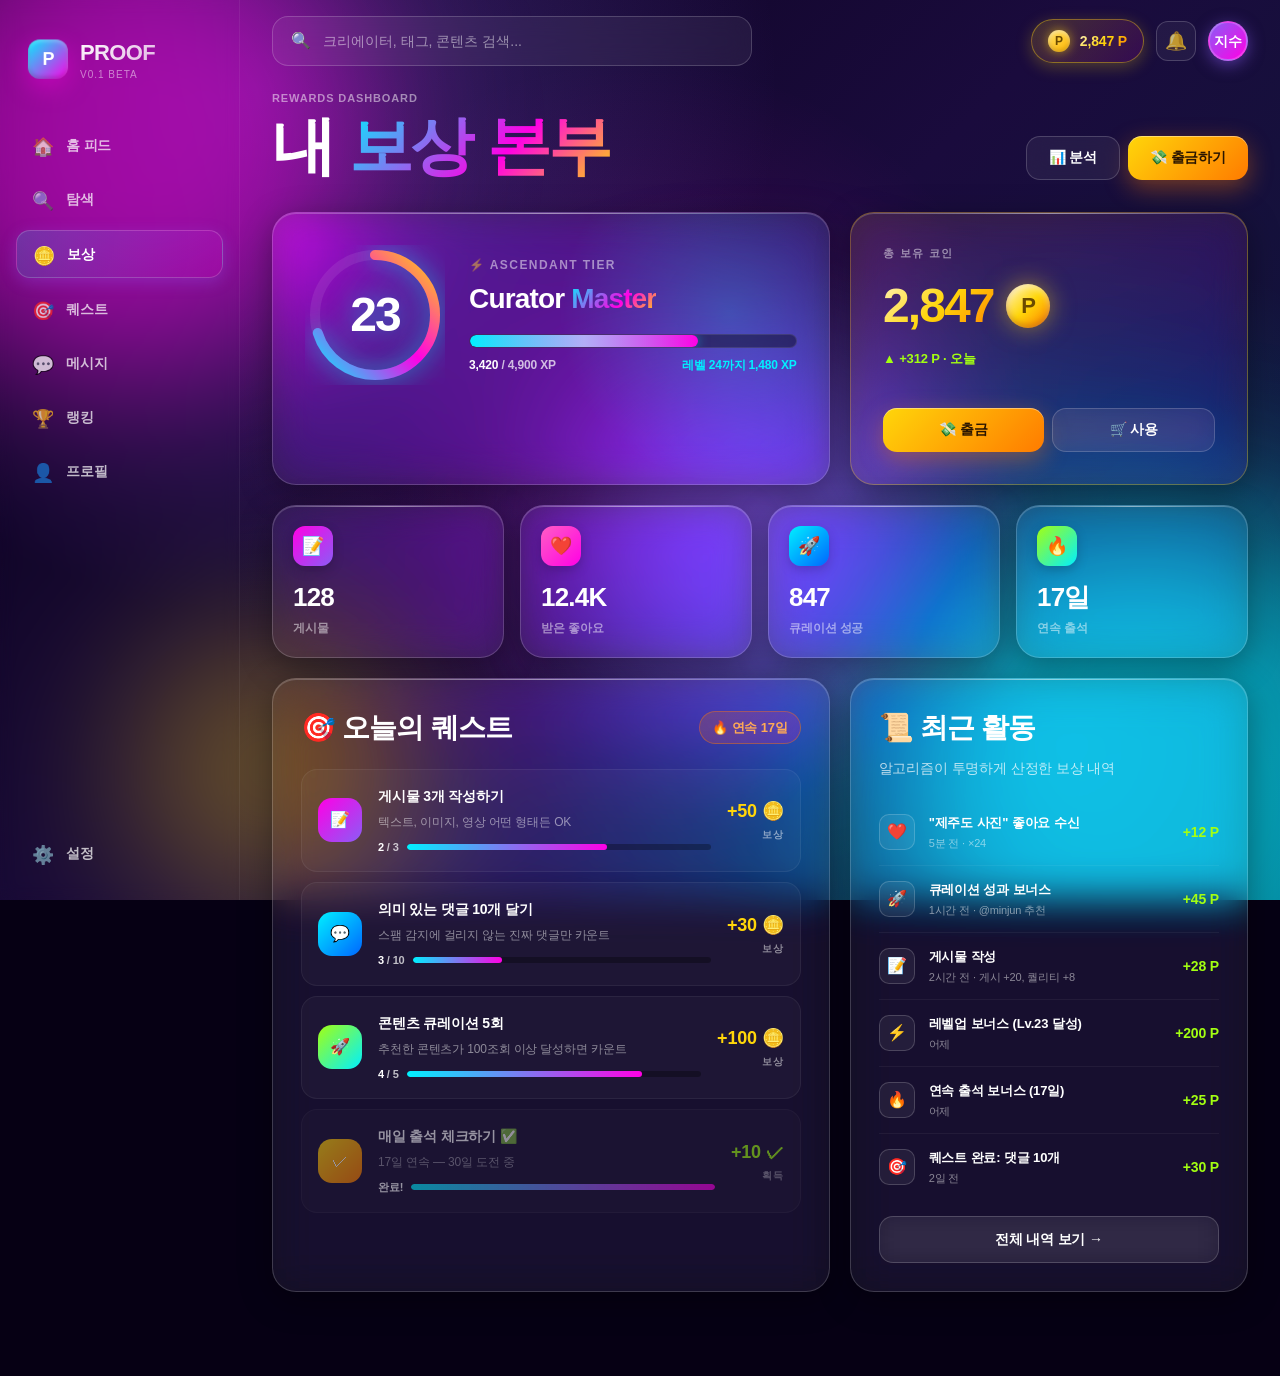
<file: rewards.html>
<!DOCTYPE html>
<html lang="ko">
<head>
  <meta charset="UTF-8" />
  <meta name="viewport" content="width=device-width, initial-scale=1.0" />
  <title>PROOF — 보상 대시보드</title>
  <link rel="stylesheet" href="styles.css" />
</head>
<body>
  <div class="orbs">
    <div class="orb orb-1"></div>
    <div class="orb orb-2"></div>
    <div class="orb orb-3"></div>
    <div class="orb orb-4"></div>
  </div>

  <!-- SVG defs for ring gradient -->
  <svg width="0" height="0" style="position:absolute;">
    <defs>
      <linearGradient id="ring-grad" x1="0%" y1="0%" x2="100%" y2="100%">
        <stop offset="0%" stop-color="#00f0ff"/>
        <stop offset="50%" stop-color="#ff00e5"/>
        <stop offset="100%" stop-color="#ffd60a"/>
      </linearGradient>
    </defs>
  </svg>

  <div class="app">
    <!-- Sidebar -->
    <aside class="sidebar">
      <a href="index.html" class="brand" style="text-decoration:none; color:inherit;">
        <div class="brand-mark">P</div>
        <div>
          <div class="brand-name">PROOF</div>
          <div class="brand-tag">v0.1 BETA</div>
        </div>
      </a>
      <a href="feed.html" class="nav-item"><span class="icon">🏠</span> 홈 피드</a>
      <a href="#" class="nav-item"><span class="icon">🔍</span> 탐색</a>
      <a href="rewards.html" class="nav-item active"><span class="icon">🪙</span> 보상</a>
      <a href="#" class="nav-item"><span class="icon">🎯</span> 퀘스트</a>
      <a href="#" class="nav-item"><span class="icon">💬</span> 메시지</a>
      <a href="#" class="nav-item"><span class="icon">🏆</span> 랭킹</a>
      <a href="profile.html" class="nav-item"><span class="icon">👤</span> 프로필</a>
      <div style="flex:1"></div>
      <a href="#" class="nav-item"><span class="icon">⚙️</span> 설정</a>
    </aside>

    <header class="topbar">
      <div class="search">
        <span style="font-size:16px;">🔍</span>
        <input placeholder="크리에이터, 태그, 콘텐츠 검색..." />
      </div>
      <div style="display:flex; gap:12px; align-items:center;">
        <div class="coin-pill">
          <div class="coin-3d"></div>
          <span class="gold-text">2,847 P</span>
        </div>
        <button class="tool-btn" title="알림">🔔</button>
        <div class="avatar">지수</div>
      </div>
    </header>

    <main class="main">
      <div class="page-header">
        <div>
          <div class="t-tiny" style="margin-bottom:6px;">REWARDS DASHBOARD</div>
          <h1 class="t-display">내 <span class="gradient-text">보상 본부</span></h1>
        </div>
        <div style="display:flex; gap:8px;">
          <button class="btn btn-ghost">📊 분석</button>
          <button class="btn btn-gold">💸 출금하기</button>
        </div>
      </div>

      <!-- Top: Level + Wallet -->
      <div class="rewards-grid">
        <div class="glass level-hero card-tilt">
          <div class="level-display">
            <div class="level-ring">
              <svg viewBox="0 0 140 140">
                <circle class="level-ring-bg" cx="70" cy="70" r="60"/>
                <circle class="level-ring-fill" cx="70" cy="70" r="60"
                  stroke-dasharray="377"
                  stroke-dashoffset="113"/>
              </svg>
              <div class="level-num">23</div>
            </div>
            <div class="level-info">
              <div class="level-tier">⚡ ASCENDANT TIER</div>
              <div class="level-title">Curator <span class="gradient-text">Master</span></div>
              <div class="xp-bar">
                <div class="xp-fill" style="width:70%;"></div>
              </div>
              <div class="xp-meta">
                <span><strong style="color:#fff;">3,420</strong> / 4,900 XP</span>
                <span style="color:var(--neon-cyan);">레벨 24까지 1,480 XP</span>
              </div>
            </div>
          </div>
        </div>

        <div class="glass wallet card-tilt">
          <div class="wallet-label">총 보유 코인</div>
          <div class="wallet-amount">
            <span class="gold-text">2,847</span>
            <div class="wallet-coin">P</div>
          </div>
          <div class="wallet-change">
            ▲ +312 P · 오늘
          </div>
          <div class="wallet-actions">
            <button class="btn btn-gold" style="flex:1;">💸 출금</button>
            <button class="btn btn-ghost" style="flex:1;">🛒 사용</button>
          </div>
        </div>
      </div>

      <!-- Stats -->
      <div class="stats-grid">
        <div class="glass stat-card card-tilt">
          <div class="stat-icon" style="background:linear-gradient(135deg,#ff00e5,#8b5cf6);">📝</div>
          <div class="stat-num">128</div>
          <div class="stat-label">게시물</div>
        </div>
        <div class="glass stat-card card-tilt">
          <div class="stat-icon" style="background:linear-gradient(135deg,#ff5ec4,#ff00e5);">❤️</div>
          <div class="stat-num">12.4K</div>
          <div class="stat-label">받은 좋아요</div>
        </div>
        <div class="glass stat-card card-tilt">
          <div class="stat-icon" style="background:linear-gradient(135deg,#00f0ff,#0066ff);">🚀</div>
          <div class="stat-num">847</div>
          <div class="stat-label">큐레이션 성공</div>
        </div>
        <div class="glass stat-card card-tilt">
          <div class="stat-icon" style="background:linear-gradient(135deg,#a3ff12,#00f0ff);">🔥</div>
          <div class="stat-num">17일</div>
          <div class="stat-label">연속 출석</div>
        </div>
      </div>

      <!-- Quests + History -->
      <div class="rewards-grid">
        <!-- Quests -->
        <div class="glass quests">
          <div class="quests-head">
            <h2 class="t-h1">🎯 오늘의 퀘스트</h2>
            <div class="streak-pill">🔥 연속 17일</div>
          </div>
          <div class="quest-list">
            <div class="quest-row">
              <div class="quest-icon qi-1">📝</div>
              <div class="quest-content">
                <div class="title">게시물 3개 작성하기</div>
                <div class="desc">텍스트, 이미지, 영상 어떤 형태든 OK</div>
                <div class="qprog-row">
                  <span><strong style="color:#fff;">2</strong> / 3</span>
                  <div class="qprog-bar"><div class="qprog-bar-fill" style="width:66%"></div></div>
                </div>
              </div>
              <div class="quest-reward-big">
                <div class="amt">+50 🪙</div>
                <div class="lbl">보상</div>
              </div>
            </div>

            <div class="quest-row">
              <div class="quest-icon qi-2">💬</div>
              <div class="quest-content">
                <div class="title">의미 있는 댓글 10개 달기</div>
                <div class="desc">스팸 감지에 걸리지 않는 진짜 댓글만 카운트</div>
                <div class="qprog-row">
                  <span><strong style="color:#fff;">3</strong> / 10</span>
                  <div class="qprog-bar"><div class="qprog-bar-fill" style="width:30%"></div></div>
                </div>
              </div>
              <div class="quest-reward-big">
                <div class="amt">+30 🪙</div>
                <div class="lbl">보상</div>
              </div>
            </div>

            <div class="quest-row">
              <div class="quest-icon qi-3">🚀</div>
              <div class="quest-content">
                <div class="title">콘텐츠 큐레이션 5회</div>
                <div class="desc">추천한 콘텐츠가 100조회 이상 달성하면 카운트</div>
                <div class="qprog-row">
                  <span><strong style="color:#fff;">4</strong> / 5</span>
                  <div class="qprog-bar"><div class="qprog-bar-fill" style="width:80%"></div></div>
                </div>
              </div>
              <div class="quest-reward-big">
                <div class="amt">+100 🪙</div>
                <div class="lbl">보상</div>
              </div>
            </div>

            <div class="quest-row done">
              <div class="quest-icon qi-4">✓</div>
              <div class="quest-content">
                <div class="title">매일 출석 체크하기 ✅</div>
                <div class="desc">17일 연속 — 30일 도전 중</div>
                <div class="qprog-row">
                  <span><strong style="color:#fff;">완료!</strong></span>
                  <div class="qprog-bar"><div class="qprog-bar-fill" style="width:100%"></div></div>
                </div>
              </div>
              <div class="quest-reward-big">
                <div class="amt" style="color:var(--neon-lime);">+10 ✓</div>
                <div class="lbl">획득</div>
              </div>
            </div>
          </div>
        </div>

        <!-- Activity history -->
        <div class="glass history">
          <h2 class="t-h1" style="margin-bottom:8px;">📜 최근 활동</h2>
          <p class="t-body" style="margin-bottom:20px;">알고리즘이 투명하게 산정한 보상 내역</p>
          <div class="history-list">
            <div class="history-row">
              <div class="history-icon">❤️</div>
              <div class="history-info">
                <div class="history-title">"제주도 사진" 좋아요 수신</div>
                <div class="history-time">5분 전 · ×24</div>
              </div>
              <div class="history-amt">+12 P</div>
            </div>
            <div class="history-row">
              <div class="history-icon">🚀</div>
              <div class="history-info">
                <div class="history-title">큐레이션 성과 보너스</div>
                <div class="history-time">1시간 전 · @minjun 추천</div>
              </div>
              <div class="history-amt">+45 P</div>
            </div>
            <div class="history-row">
              <div class="history-icon">📝</div>
              <div class="history-info">
                <div class="history-title">게시물 작성</div>
                <div class="history-time">2시간 전 · 게시 +20, 퀄리티 +8</div>
              </div>
              <div class="history-amt">+28 P</div>
            </div>
            <div class="history-row">
              <div class="history-icon">⚡</div>
              <div class="history-info">
                <div class="history-title">레벨업 보너스 (Lv.23 달성)</div>
                <div class="history-time">어제</div>
              </div>
              <div class="history-amt">+200 P</div>
            </div>
            <div class="history-row">
              <div class="history-icon">🔥</div>
              <div class="history-info">
                <div class="history-title">연속 출석 보너스 (17일)</div>
                <div class="history-time">어제</div>
              </div>
              <div class="history-amt">+25 P</div>
            </div>
            <div class="history-row">
              <div class="history-icon">🎯</div>
              <div class="history-info">
                <div class="history-title">퀘스트 완료: 댓글 10개</div>
                <div class="history-time">2일 전</div>
              </div>
              <div class="history-amt">+30 P</div>
            </div>
          </div>
          <a href="#" class="btn btn-ghost" style="width:100%; margin-top:16px;">전체 내역 보기 →</a>
        </div>
      </div>
    </main>
  </div>
</body>
</html>
</file>
<file: styles.css>
/* ============================================
   PROOF — 보상 기반 소셜미디어 Mock Site
   Semi-3D · Glassmorphism · Gamified
   ============================================ */

:root {
  --bg-1: #0a0118;
  --bg-2: #1a0b3d;
  --bg-3: #2d1b69;
  --bg-4: #0d1b3a;

  --neon-cyan: #00f0ff;
  --neon-magenta: #ff00e5;
  --neon-violet: #8b5cf6;
  --neon-gold: #ffd60a;
  --neon-lime: #a3ff12;

  --glass-bg: rgba(255, 255, 255, 0.06);
  --glass-bg-strong: rgba(255, 255, 255, 0.12);
  --glass-border: rgba(255, 255, 255, 0.18);
  --glass-border-strong: rgba(255, 255, 255, 0.28);

  --text-primary: #ffffff;
  --text-secondary: rgba(255, 255, 255, 0.72);
  --text-tertiary: rgba(255, 255, 255, 0.5);

  --shadow-glass: 0 8px 32px rgba(0, 0, 0, 0.35),
                  inset 0 1px 0 rgba(255, 255, 255, 0.18);
  --shadow-glow-cyan: 0 0 40px rgba(0, 240, 255, 0.4);
  --shadow-glow-magenta: 0 0 40px rgba(255, 0, 229, 0.4);
  --shadow-glow-gold: 0 0 40px rgba(255, 214, 10, 0.5);
}

* {
  margin: 0;
  padding: 0;
  box-sizing: border-box;
}

html, body {
  font-family: 'Pretendard', 'SF Pro Display', -apple-system, BlinkMacSystemFont,
               'Segoe UI', Roboto, 'Apple SD Gothic Neo', sans-serif;
  color: var(--text-primary);
  background: #060014;
  overflow-x: hidden;
  min-height: 100vh;
  line-height: 1.5;
  letter-spacing: -0.01em;
  -webkit-font-smoothing: antialiased;
  text-rendering: optimizeLegibility;
}

body {
  background:
    radial-gradient(circle at 20% 10%, rgba(139, 92, 246, 0.35), transparent 40%),
    radial-gradient(circle at 80% 80%, rgba(0, 240, 255, 0.25), transparent 40%),
    radial-gradient(circle at 50% 50%, rgba(255, 0, 229, 0.18), transparent 50%),
    linear-gradient(135deg, var(--bg-1) 0%, var(--bg-2) 50%, var(--bg-4) 100%);
  background-attachment: fixed;
}

/* ============================================
   Floating Orbs Background
   ============================================ */
.orbs {
  position: fixed;
  inset: 0;
  overflow: hidden;
  z-index: 0;
  pointer-events: none;
}

.orb {
  position: absolute;
  border-radius: 50%;
  filter: blur(80px);
  opacity: 0.55;
  mix-blend-mode: screen;
}

.orb-1 {
  width: 480px; height: 480px;
  background: var(--neon-magenta);
  top: -100px; left: -120px;
  animation: float1 22s ease-in-out infinite;
}

.orb-2 {
  width: 560px; height: 560px;
  background: var(--neon-cyan);
  bottom: -180px; right: -160px;
  animation: float2 26s ease-in-out infinite;
}

.orb-3 {
  width: 360px; height: 360px;
  background: var(--neon-violet);
  top: 40%; left: 45%;
  animation: float3 20s ease-in-out infinite;
}

.orb-4 {
  width: 280px; height: 280px;
  background: var(--neon-gold);
  top: 70%; left: 10%;
  animation: float1 18s ease-in-out infinite reverse;
  opacity: 0.35;
}

@keyframes float1 {
  0%, 100% { transform: translate(0, 0) scale(1); }
  33% { transform: translate(80px, 60px) scale(1.1); }
  66% { transform: translate(-40px, 40px) scale(0.95); }
}

@keyframes float2 {
  0%, 100% { transform: translate(0, 0) scale(1); }
  50% { transform: translate(-100px, -60px) scale(1.15); }
}

@keyframes float3 {
  0%, 100% { transform: translate(0, 0); }
  50% { transform: translate(60px, -80px); }
}

/* ============================================
   Glassmorphism Base
   ============================================ */
.glass {
  background: var(--glass-bg);
  backdrop-filter: blur(20px) saturate(180%);
  -webkit-backdrop-filter: blur(20px) saturate(180%);
  border: 1px solid var(--glass-border);
  border-radius: 24px;
  box-shadow: var(--shadow-glass);
  position: relative;
  overflow: hidden;
}

.glass::before {
  content: '';
  position: absolute;
  top: 0; left: 0; right: 0;
  height: 1px;
  background: linear-gradient(90deg, transparent, rgba(255,255,255,0.4), transparent);
}

.glass-strong {
  background: var(--glass-bg-strong);
  border-color: var(--glass-border-strong);
}

/* ============================================
   Layout
   ============================================ */
.app {
  position: relative;
  z-index: 1;
  min-height: 100vh;
  display: grid;
  grid-template-columns: 240px 1fr;
  grid-template-rows: auto 1fr;
  grid-template-areas:
    "sidebar topbar"
    "sidebar main";
}

.sidebar {
  grid-area: sidebar;
  padding: 24px 16px;
  display: flex;
  flex-direction: column;
  gap: 8px;
  position: sticky;
  top: 0;
  height: 100vh;
  border-right: 1px solid rgba(255,255,255,0.06);
  backdrop-filter: blur(8px);
}

.topbar {
  grid-area: topbar;
  padding: 16px 32px;
  display: flex;
  align-items: center;
  justify-content: space-between;
  gap: 16px;
}

.main {
  grid-area: main;
  padding: 8px 32px 64px;
  max-width: 1200px;
  width: 100%;
}

/* Brand */
.brand {
  display: flex;
  align-items: center;
  gap: 12px;
  padding: 12px 12px 24px;
  margin-bottom: 8px;
}

.brand-mark {
  width: 40px;
  height: 40px;
  border-radius: 12px;
  background: linear-gradient(135deg, var(--neon-cyan), var(--neon-magenta));
  display: grid;
  place-items: center;
  font-weight: 900;
  font-size: 18px;
  letter-spacing: -0.05em;
  box-shadow:
    0 8px 24px rgba(255, 0, 229, 0.4),
    inset 0 -2px 4px rgba(0, 0, 0, 0.2),
    inset 0 2px 4px rgba(255, 255, 255, 0.3);
  transform: perspective(400px) rotateX(10deg);
}

.brand-name {
  font-size: 22px;
  font-weight: 800;
  letter-spacing: -0.03em;
  background: linear-gradient(135deg, #fff, rgba(255,255,255,0.7));
  -webkit-background-clip: text;
  -webkit-text-fill-color: transparent;
  background-clip: text;
}

.brand-tag {
  font-size: 10px;
  color: var(--text-tertiary);
  font-weight: 500;
  letter-spacing: 0.1em;
  text-transform: uppercase;
  margin-top: -2px;
}

/* Nav items */
.nav-item {
  display: flex;
  align-items: center;
  gap: 12px;
  padding: 12px 16px;
  border-radius: 14px;
  color: var(--text-secondary);
  text-decoration: none;
  font-size: 14px;
  font-weight: 600;
  transition: all 0.2s ease;
  cursor: pointer;
  position: relative;
}

.nav-item:hover {
  background: var(--glass-bg);
  color: var(--text-primary);
  transform: translateX(2px);
}

.nav-item.active {
  background: linear-gradient(135deg, rgba(0, 240, 255, 0.18), rgba(255, 0, 229, 0.18));
  color: var(--text-primary);
  border: 1px solid var(--glass-border);
  box-shadow: 0 4px 16px rgba(139, 92, 246, 0.3);
}

.nav-item .icon {
  width: 22px;
  height: 22px;
  display: grid;
  place-items: center;
  font-size: 18px;
}

/* Top bar */
.search {
  flex: 1;
  max-width: 480px;
  display: flex;
  align-items: center;
  gap: 12px;
  padding: 12px 18px;
  border-radius: 16px;
  background: var(--glass-bg);
  border: 1px solid var(--glass-border);
  backdrop-filter: blur(12px);
}

.search input {
  background: transparent;
  border: none;
  outline: none;
  color: var(--text-primary);
  font-size: 14px;
  width: 100%;
  font-family: inherit;
}

.search input::placeholder {
  color: var(--text-tertiary);
}

.coin-pill {
  display: flex;
  align-items: center;
  gap: 10px;
  padding: 10px 16px;
  border-radius: 999px;
  background: linear-gradient(135deg, rgba(255, 214, 10, 0.18), rgba(255, 0, 229, 0.12));
  border: 1px solid rgba(255, 214, 10, 0.4);
  font-weight: 700;
  font-size: 14px;
  box-shadow: 0 4px 16px rgba(255, 214, 10, 0.25);
}

.coin-3d {
  width: 22px;
  height: 22px;
  border-radius: 50%;
  background: linear-gradient(135deg, #ffe066, #ffb700);
  position: relative;
  box-shadow:
    inset 0 -2px 4px rgba(150, 100, 0, 0.4),
    inset 0 2px 4px rgba(255, 255, 255, 0.5),
    0 0 12px rgba(255, 214, 10, 0.6);
  animation: coinSpin 4s linear infinite;
  transform-style: preserve-3d;
}

.coin-3d::before {
  content: 'P';
  position: absolute;
  inset: 0;
  display: grid;
  place-items: center;
  color: #6a4a00;
  font-weight: 900;
  font-size: 12px;
}

@keyframes coinSpin {
  0% { transform: rotateY(0deg); }
  100% { transform: rotateY(360deg); }
}

.avatar {
  width: 40px;
  height: 40px;
  border-radius: 50%;
  background: linear-gradient(135deg, var(--neon-violet), var(--neon-magenta));
  border: 2px solid rgba(255,255,255,0.2);
  display: grid;
  place-items: center;
  font-weight: 800;
  font-size: 14px;
  box-shadow: 0 4px 16px rgba(139, 92, 246, 0.5);
  cursor: pointer;
}

/* ============================================
   Buttons
   ============================================ */
.btn {
  display: inline-flex;
  align-items: center;
  justify-content: center;
  gap: 8px;
  padding: 12px 22px;
  border-radius: 14px;
  font-weight: 700;
  font-size: 14px;
  border: none;
  cursor: pointer;
  font-family: inherit;
  transition: all 0.2s ease;
  text-decoration: none;
  letter-spacing: -0.01em;
}

.btn-primary {
  background: linear-gradient(135deg, var(--neon-cyan), var(--neon-violet));
  color: #fff;
  box-shadow:
    0 8px 24px rgba(0, 240, 255, 0.35),
    inset 0 1px 0 rgba(255,255,255,0.3);
}

.btn-primary:hover {
  transform: translateY(-2px);
  box-shadow:
    0 12px 32px rgba(0, 240, 255, 0.45),
    inset 0 1px 0 rgba(255,255,255,0.3);
}

.btn-gold {
  background: linear-gradient(135deg, #ffd60a, #ff7b00);
  color: #2a1500;
  box-shadow:
    0 8px 24px rgba(255, 123, 0, 0.4),
    inset 0 1px 0 rgba(255,255,255,0.4);
}

.btn-gold:hover {
  transform: translateY(-2px) scale(1.02);
}

.btn-ghost {
  background: var(--glass-bg);
  color: var(--text-primary);
  border: 1px solid var(--glass-border);
  backdrop-filter: blur(12px);
}

.btn-ghost:hover {
  background: var(--glass-bg-strong);
  transform: translateY(-1px);
}

.btn-lg {
  padding: 16px 32px;
  font-size: 16px;
  border-radius: 16px;
}

/* ============================================
   Cards
   ============================================ */
.card {
  padding: 24px;
  transition: transform 0.3s ease, box-shadow 0.3s ease;
}

.card-tilt {
  transform: perspective(1000px) rotateY(0) rotateX(0);
  transform-style: preserve-3d;
  transition: transform 0.4s cubic-bezier(0.2, 0.8, 0.2, 1);
}

.card-tilt:hover {
  transform: perspective(1000px) rotateY(-3deg) rotateX(3deg) translateZ(10px);
  box-shadow:
    -10px 20px 40px rgba(0, 0, 0, 0.4),
    inset 0 1px 0 rgba(255,255,255,0.18);
}

/* ============================================
   Typography Helpers
   ============================================ */
.t-display {
  font-size: clamp(36px, 5vw, 64px);
  font-weight: 900;
  line-height: 1.05;
  letter-spacing: -0.04em;
}

.t-h1 {
  font-size: 28px;
  font-weight: 800;
  letter-spacing: -0.03em;
}

.t-h2 {
  font-size: 20px;
  font-weight: 700;
  letter-spacing: -0.02em;
}

.t-body {
  font-size: 14px;
  color: var(--text-secondary);
  line-height: 1.6;
}

.t-tiny {
  font-size: 11px;
  color: var(--text-tertiary);
  letter-spacing: 0.08em;
  text-transform: uppercase;
  font-weight: 600;
}

.gradient-text {
  background: linear-gradient(135deg, var(--neon-cyan) 0%, var(--neon-magenta) 60%, var(--neon-gold) 100%);
  -webkit-background-clip: text;
  -webkit-text-fill-color: transparent;
  background-clip: text;
}

.gold-text {
  background: linear-gradient(135deg, #fff5cc, #ffd60a, #ff7b00);
  -webkit-background-clip: text;
  -webkit-text-fill-color: transparent;
  background-clip: text;
}

/* ============================================
   Page-specific shared
   ============================================ */
.page-header {
  margin-bottom: 32px;
  display: flex;
  align-items: flex-end;
  justify-content: space-between;
  gap: 16px;
  flex-wrap: wrap;
}

.divider-glow {
  height: 1px;
  background: linear-gradient(90deg, transparent, rgba(0, 240, 255, 0.5), rgba(255, 0, 229, 0.5), transparent);
  margin: 24px 0;
}

/* ============================================
   Landing Page
   ============================================ */
.landing {
  display: block;
}

.landing .topbar-landing {
  display: flex;
  align-items: center;
  justify-content: space-between;
  padding: 24px 48px;
  position: relative;
  z-index: 5;
}

.hero {
  padding: 80px 48px 100px;
  display: grid;
  grid-template-columns: 1.1fr 1fr;
  gap: 48px;
  align-items: center;
  max-width: 1280px;
  margin: 0 auto;
  position: relative;
  z-index: 1;
}

.hero-eyebrow {
  display: inline-flex;
  align-items: center;
  gap: 8px;
  padding: 8px 14px;
  border-radius: 999px;
  background: var(--glass-bg);
  border: 1px solid var(--glass-border);
  backdrop-filter: blur(12px);
  font-size: 12px;
  font-weight: 600;
  color: var(--text-secondary);
  margin-bottom: 24px;
}

.hero-eyebrow .dot {
  width: 6px; height: 6px; border-radius: 50%;
  background: var(--neon-lime);
  box-shadow: 0 0 8px var(--neon-lime);
  animation: pulse 2s ease-in-out infinite;
}

@keyframes pulse {
  0%, 100% { opacity: 1; transform: scale(1); }
  50% { opacity: 0.5; transform: scale(1.3); }
}

.hero h1 {
  font-size: clamp(40px, 5.5vw, 72px);
  font-weight: 900;
  line-height: 1.02;
  letter-spacing: -0.04em;
  margin-bottom: 20px;
}

.hero p {
  font-size: 18px;
  color: var(--text-secondary);
  margin-bottom: 32px;
  max-width: 540px;
  line-height: 1.6;
}

.hero-cta {
  display: flex;
  gap: 12px;
  flex-wrap: wrap;
}

.hero-stats {
  display: flex;
  gap: 32px;
  margin-top: 48px;
  padding-top: 24px;
  border-top: 1px solid rgba(255,255,255,0.08);
}

.hero-stat .num {
  font-size: 28px;
  font-weight: 800;
  letter-spacing: -0.03em;
}

.hero-stat .label {
  font-size: 12px;
  color: var(--text-tertiary);
  text-transform: uppercase;
  letter-spacing: 0.08em;
  font-weight: 600;
  margin-top: 2px;
}

/* Hero 3D coin scene */
.hero-scene {
  position: relative;
  height: 520px;
  perspective: 1500px;
}

.coin-big {
  position: absolute;
  width: 280px; height: 280px;
  top: 50%; left: 50%;
  transform: translate(-50%, -50%);
  border-radius: 50%;
  background:
    radial-gradient(circle at 30% 30%, #fff5cc, #ffd60a 40%, #ff9500 80%);
  box-shadow:
    inset 0 -20px 40px rgba(150, 60, 0, 0.5),
    inset 0 20px 40px rgba(255, 255, 255, 0.4),
    0 0 80px rgba(255, 214, 10, 0.6),
    0 0 160px rgba(255, 123, 0, 0.4);
  display: grid;
  place-items: center;
  font-size: 110px;
  font-weight: 900;
  color: rgba(150, 60, 0, 0.5);
  letter-spacing: -0.05em;
  animation: coinFloat 6s ease-in-out infinite, coinSpinSlow 12s linear infinite;
  transform-origin: center;
}

@keyframes coinFloat {
  0%, 100% { transform: translate(-50%, -50%) translateY(0); }
  50% { transform: translate(-50%, -50%) translateY(-20px); }
}

@keyframes coinSpinSlow {
  0% { filter: hue-rotate(0deg); }
  100% { filter: hue-rotate(360deg); }
}

.float-card {
  position: absolute;
  padding: 16px 20px;
  border-radius: 18px;
  background: var(--glass-bg);
  backdrop-filter: blur(20px) saturate(180%);
  border: 1px solid var(--glass-border);
  box-shadow: var(--shadow-glass);
  font-size: 13px;
  font-weight: 600;
  display: flex;
  align-items: center;
  gap: 10px;
  white-space: nowrap;
}

.float-card .ico {
  width: 32px; height: 32px;
  border-radius: 10px;
  display: grid; place-items: center;
  font-size: 18px;
}

.fc-1 { top: 10%; left: 0; animation: floatCard 5s ease-in-out infinite; }
.fc-2 { top: 30%; right: 0; animation: floatCard 6s ease-in-out infinite reverse; }
.fc-3 { bottom: 15%; left: 8%; animation: floatCard 7s ease-in-out infinite; }
.fc-4 { bottom: 25%; right: 5%; animation: floatCard 5.5s ease-in-out infinite reverse; }

@keyframes floatCard {
  0%, 100% { transform: translateY(0) rotate(-2deg); }
  50% { transform: translateY(-15px) rotate(2deg); }
}

/* Features grid */
.features {
  padding: 80px 48px;
  max-width: 1280px;
  margin: 0 auto;
  position: relative;
  z-index: 1;
}

.section-title {
  text-align: center;
  margin-bottom: 56px;
}

.section-title h2 {
  font-size: clamp(28px, 4vw, 44px);
  font-weight: 900;
  letter-spacing: -0.03em;
  margin-bottom: 12px;
}

.section-title p {
  color: var(--text-secondary);
  font-size: 16px;
  max-width: 600px;
  margin: 0 auto;
}

.features-grid {
  display: grid;
  grid-template-columns: repeat(3, 1fr);
  gap: 20px;
}

.feature-card {
  padding: 32px 28px;
  position: relative;
}

.feature-icon {
  width: 56px; height: 56px;
  border-radius: 18px;
  display: grid; place-items: center;
  font-size: 28px;
  margin-bottom: 20px;
  box-shadow: 0 8px 24px rgba(0,0,0,0.3), inset 0 1px 0 rgba(255,255,255,0.3);
  transform: perspective(400px) rotateX(15deg);
}

.fi-1 { background: linear-gradient(135deg, #ffd60a, #ff7b00); }
.fi-2 { background: linear-gradient(135deg, #00f0ff, #0066ff); }
.fi-3 { background: linear-gradient(135deg, #ff00e5, #8b5cf6); }
.fi-4 { background: linear-gradient(135deg, #a3ff12, #00f0ff); }
.fi-5 { background: linear-gradient(135deg, #ff5ec4, #ff00e5); }
.fi-6 { background: linear-gradient(135deg, #8b5cf6, #ffd60a); }

.feature-card h3 {
  font-size: 20px;
  font-weight: 800;
  margin-bottom: 8px;
  letter-spacing: -0.02em;
}

.feature-card p {
  color: var(--text-secondary);
  font-size: 14px;
  line-height: 1.6;
}

/* CTA */
.cta-section {
  padding: 80px 48px 120px;
  max-width: 1100px;
  margin: 0 auto;
  position: relative;
  z-index: 1;
}

.cta-box {
  padding: 64px 48px;
  text-align: center;
  position: relative;
  overflow: hidden;
}

.cta-box h2 {
  font-size: clamp(32px, 5vw, 56px);
  font-weight: 900;
  letter-spacing: -0.04em;
  margin-bottom: 16px;
}

.cta-box p {
  font-size: 18px;
  color: var(--text-secondary);
  margin-bottom: 32px;
  max-width: 600px;
  margin-left: auto;
  margin-right: auto;
}

/* ============================================
   Feed Page
   ============================================ */
.feed {
  display: grid;
  grid-template-columns: 1fr 320px;
  gap: 24px;
  align-items: start;
}

.composer {
  padding: 20px;
  margin-bottom: 24px;
  display: flex;
  gap: 14px;
  align-items: center;
}

.composer input {
  flex: 1;
  background: rgba(0,0,0,0.25);
  border: 1px solid var(--glass-border);
  border-radius: 14px;
  padding: 14px 18px;
  color: var(--text-primary);
  font-size: 14px;
  font-family: inherit;
  outline: none;
}

.composer input:focus {
  border-color: var(--neon-cyan);
  box-shadow: 0 0 0 3px rgba(0, 240, 255, 0.15);
}

.composer-tools {
  display: flex;
  gap: 6px;
}

.tool-btn {
  width: 40px; height: 40px;
  border-radius: 12px;
  background: rgba(255,255,255,0.05);
  border: 1px solid var(--glass-border);
  color: var(--text-secondary);
  font-size: 18px;
  cursor: pointer;
  display: grid; place-items: center;
  transition: all 0.2s;
}

.tool-btn:hover {
  background: var(--glass-bg-strong);
  color: var(--text-primary);
}

.post {
  padding: 24px;
  margin-bottom: 16px;
  position: relative;
}

.post-head {
  display: flex;
  align-items: center;
  gap: 12px;
  margin-bottom: 16px;
}

.post-avatar {
  width: 44px; height: 44px;
  border-radius: 50%;
  display: grid; place-items: center;
  font-weight: 800;
  font-size: 14px;
  color: #fff;
  border: 2px solid rgba(255,255,255,0.18);
  flex-shrink: 0;
}

.post-meta {
  flex: 1;
  min-width: 0;
}

.post-author {
  font-weight: 700;
  font-size: 15px;
  display: flex;
  align-items: center;
  gap: 6px;
}

.lvl-badge {
  display: inline-flex;
  align-items: center;
  gap: 4px;
  padding: 2px 8px;
  border-radius: 999px;
  font-size: 10px;
  font-weight: 800;
  background: linear-gradient(135deg, var(--neon-violet), var(--neon-magenta));
  letter-spacing: 0.05em;
}

.post-time {
  color: var(--text-tertiary);
  font-size: 12px;
}

.reward-badge {
  margin-left: auto;
  display: flex;
  align-items: center;
  gap: 6px;
  padding: 6px 12px;
  border-radius: 999px;
  background: linear-gradient(135deg, rgba(255,214,10,0.2), rgba(255,123,0,0.18));
  border: 1px solid rgba(255,214,10,0.4);
  font-size: 12px;
  font-weight: 800;
  color: #ffd60a;
  box-shadow: 0 4px 12px rgba(255,214,10,0.2);
}

.post-body {
  font-size: 15px;
  line-height: 1.6;
  margin-bottom: 16px;
}

.post-image {
  height: 280px;
  border-radius: 18px;
  margin-bottom: 16px;
  overflow: hidden;
  position: relative;
}

.pi-1 { background: linear-gradient(135deg, #ff00e5, #8b5cf6, #00f0ff); }
.pi-2 { background: linear-gradient(135deg, #ffd60a, #ff5ec4, #8b5cf6); }
.pi-3 { background: linear-gradient(135deg, #00f0ff, #a3ff12, #ffd60a); }

.post-image::after {
  content: '';
  position: absolute;
  inset: 0;
  background: radial-gradient(circle at 30% 30%, rgba(255,255,255,0.2), transparent 60%);
}

.post-actions {
  display: flex;
  gap: 4px;
  padding-top: 12px;
  border-top: 1px solid rgba(255,255,255,0.06);
}

.action {
  flex: 1;
  display: flex;
  align-items: center;
  justify-content: center;
  gap: 8px;
  padding: 10px;
  border-radius: 12px;
  background: transparent;
  border: none;
  color: var(--text-secondary);
  cursor: pointer;
  font-family: inherit;
  font-size: 13px;
  font-weight: 600;
  transition: all 0.2s;
}

.action:hover {
  background: var(--glass-bg);
  color: var(--text-primary);
}

.action.liked { color: #ff5ec4; }
.action.rewarded { color: var(--neon-gold); }

/* Right rail */
.rail {
  position: sticky;
  top: 16px;
  display: flex;
  flex-direction: column;
  gap: 16px;
}

.rail-card {
  padding: 20px;
}

.rail-card h3 {
  font-size: 14px;
  font-weight: 800;
  text-transform: uppercase;
  letter-spacing: 0.08em;
  color: var(--text-secondary);
  margin-bottom: 16px;
}

.trending-item {
  padding: 10px 0;
  border-bottom: 1px solid rgba(255,255,255,0.05);
  cursor: pointer;
}

.trending-item:last-child {
  border-bottom: none;
}

.trending-tag {
  font-weight: 700;
  font-size: 14px;
  margin-bottom: 2px;
}

.trending-meta {
  font-size: 11px;
  color: var(--text-tertiary);
}

.quest-mini {
  padding: 14px;
  border-radius: 14px;
  background: linear-gradient(135deg, rgba(255,214,10,0.1), rgba(255,0,229,0.08));
  border: 1px solid rgba(255,214,10,0.25);
  margin-bottom: 10px;
  display: flex;
  align-items: center;
  gap: 12px;
}

.quest-mini:last-child { margin-bottom: 0; }

.quest-icon {
  width: 36px; height: 36px;
  border-radius: 10px;
  background: linear-gradient(135deg, #ffd60a, #ff7b00);
  display: grid; place-items: center;
  font-size: 16px;
  flex-shrink: 0;
}

.quest-info { flex: 1; min-width: 0; }

.quest-title {
  font-weight: 700;
  font-size: 13px;
  margin-bottom: 4px;
}

.quest-prog {
  height: 4px;
  background: rgba(0,0,0,0.3);
  border-radius: 999px;
  overflow: hidden;
}

.quest-prog-fill {
  height: 100%;
  background: linear-gradient(90deg, var(--neon-gold), #ff7b00);
  border-radius: 999px;
}

.quest-reward {
  font-size: 12px;
  font-weight: 800;
  color: var(--neon-gold);
  flex-shrink: 0;
}

/* ============================================
   Rewards Dashboard
   ============================================ */
.rewards-grid {
  display: grid;
  grid-template-columns: 1.4fr 1fr;
  gap: 20px;
  margin-bottom: 20px;
}

/* Level hero */
.level-hero {
  padding: 32px;
  position: relative;
  overflow: hidden;
}

.level-hero::after {
  content: '';
  position: absolute;
  width: 400px; height: 400px;
  background: radial-gradient(circle, rgba(0,240,255,0.25), transparent 60%);
  top: -100px; right: -100px;
  pointer-events: none;
}

.level-display {
  display: flex;
  align-items: center;
  gap: 24px;
  position: relative;
  z-index: 1;
}

.level-ring {
  position: relative;
  width: 140px;
  height: 140px;
  flex-shrink: 0;
}

.level-ring svg {
  width: 100%;
  height: 100%;
  transform: rotate(-90deg);
}

.level-ring-bg {
  fill: none;
  stroke: rgba(255,255,255,0.08);
  stroke-width: 10;
}

.level-ring-fill {
  fill: none;
  stroke: url(#ring-grad);
  stroke-width: 10;
  stroke-linecap: round;
  filter: drop-shadow(0 0 12px rgba(0,240,255,0.6));
}

.level-num {
  position: absolute;
  inset: 0;
  display: grid;
  place-items: center;
  font-size: 48px;
  font-weight: 900;
  letter-spacing: -0.04em;
  text-shadow: 0 0 24px rgba(0,240,255,0.5);
}

.level-info { flex: 1; }

.level-tier {
  font-size: 12px;
  text-transform: uppercase;
  letter-spacing: 0.12em;
  color: var(--text-tertiary);
  font-weight: 700;
  margin-bottom: 4px;
}

.level-title {
  font-size: 28px;
  font-weight: 900;
  letter-spacing: -0.03em;
  margin-bottom: 14px;
}

.xp-bar {
  height: 14px;
  background: rgba(0,0,0,0.4);
  border: 1px solid rgba(255,255,255,0.1);
  border-radius: 999px;
  overflow: hidden;
  position: relative;
  margin-bottom: 8px;
}

.xp-fill {
  height: 100%;
  background: linear-gradient(90deg, var(--neon-cyan), var(--neon-magenta));
  border-radius: 999px;
  position: relative;
  box-shadow: 0 0 12px rgba(0,240,255,0.5);
}

.xp-fill::after {
  content: '';
  position: absolute;
  inset: 0;
  background: linear-gradient(90deg, transparent, rgba(255,255,255,0.4), transparent);
  animation: shimmer 2.5s linear infinite;
}

@keyframes shimmer {
  0% { transform: translateX(-100%); }
  100% { transform: translateX(100%); }
}

.xp-meta {
  display: flex;
  justify-content: space-between;
  font-size: 12px;
  color: var(--text-secondary);
  font-weight: 600;
}

/* Wallet */
.wallet {
  padding: 32px;
  position: relative;
  background: linear-gradient(135deg, rgba(255,214,10,0.12), rgba(255,0,229,0.08));
  border-color: rgba(255,214,10,0.3);
}

.wallet-label {
  font-size: 11px;
  text-transform: uppercase;
  letter-spacing: 0.12em;
  color: var(--text-tertiary);
  font-weight: 700;
  margin-bottom: 8px;
}

.wallet-amount {
  font-size: 48px;
  font-weight: 900;
  letter-spacing: -0.04em;
  margin-bottom: 4px;
  display: flex;
  align-items: center;
  gap: 12px;
}

.wallet-coin {
  width: 44px; height: 44px;
  border-radius: 50%;
  background: linear-gradient(135deg, #fff5cc, #ffd60a 50%, #ff7b00);
  display: grid; place-items: center;
  font-weight: 900;
  font-size: 22px;
  color: #6a4a00;
  box-shadow:
    inset 0 -3px 6px rgba(150,60,0,0.4),
    inset 0 3px 6px rgba(255,255,255,0.5),
    0 0 24px rgba(255,214,10,0.5);
  animation: coinSpin 5s linear infinite;
}

.wallet-change {
  display: inline-flex;
  align-items: center;
  gap: 4px;
  font-size: 13px;
  font-weight: 700;
  color: var(--neon-lime);
  margin-bottom: 24px;
}

.wallet-actions {
  display: flex;
  gap: 8px;
  margin-top: 16px;
}

/* Stats grid */
.stats-grid {
  display: grid;
  grid-template-columns: repeat(4, 1fr);
  gap: 16px;
  margin-bottom: 20px;
}

.stat-card {
  padding: 20px;
  text-align: left;
}

.stat-icon {
  width: 40px; height: 40px;
  border-radius: 12px;
  display: grid; place-items: center;
  font-size: 18px;
  margin-bottom: 12px;
  box-shadow: 0 4px 12px rgba(0,0,0,0.2);
}

.stat-num {
  font-size: 26px;
  font-weight: 900;
  letter-spacing: -0.03em;
  margin-bottom: 2px;
}

.stat-label {
  font-size: 12px;
  color: var(--text-tertiary);
  font-weight: 600;
}

/* Quests big */
.quests {
  padding: 28px;
}

.quests-head {
  display: flex;
  align-items: center;
  justify-content: space-between;
  margin-bottom: 20px;
}

.streak-pill {
  display: inline-flex;
  align-items: center;
  gap: 6px;
  padding: 6px 12px;
  border-radius: 999px;
  background: linear-gradient(135deg, rgba(255,123,0,0.2), rgba(255,0,229,0.18));
  border: 1px solid rgba(255,123,0,0.4);
  font-size: 13px;
  font-weight: 800;
  color: #ffaa55;
}

.quest-list {
  display: flex;
  flex-direction: column;
  gap: 10px;
}

.quest-row {
  padding: 16px;
  border-radius: 16px;
  background: rgba(255,255,255,0.03);
  border: 1px solid rgba(255,255,255,0.06);
  display: flex;
  align-items: center;
  gap: 16px;
  transition: all 0.2s;
  cursor: pointer;
}

.quest-row:hover {
  background: var(--glass-bg);
  border-color: var(--glass-border);
  transform: translateX(2px);
}

.quest-row.done {
  opacity: 0.55;
}

.quest-row .quest-icon {
  width: 44px; height: 44px;
  border-radius: 14px;
}

.qi-1 { background: linear-gradient(135deg, #ff00e5, #8b5cf6); }
.qi-2 { background: linear-gradient(135deg, #00f0ff, #0066ff); }
.qi-3 { background: linear-gradient(135deg, #a3ff12, #00f0ff); }
.qi-4 { background: linear-gradient(135deg, #ffd60a, #ff7b00); }

.quest-content { flex: 1; min-width: 0; }

.quest-content .title {
  font-weight: 700;
  font-size: 14px;
  margin-bottom: 6px;
  display: flex;
  align-items: center;
  gap: 8px;
}

.quest-content .desc {
  font-size: 12px;
  color: var(--text-tertiary);
  margin-bottom: 8px;
}

.qprog-row {
  display: flex;
  align-items: center;
  gap: 8px;
  font-size: 11px;
  color: var(--text-secondary);
  font-weight: 600;
}

.qprog-bar {
  flex: 1;
  height: 6px;
  background: rgba(0,0,0,0.3);
  border-radius: 999px;
  overflow: hidden;
}

.qprog-bar-fill {
  height: 100%;
  background: linear-gradient(90deg, var(--neon-cyan), var(--neon-magenta));
  border-radius: 999px;
}

.quest-reward-big {
  display: flex;
  flex-direction: column;
  align-items: flex-end;
  flex-shrink: 0;
  gap: 2px;
}

.quest-reward-big .amt {
  font-size: 18px;
  font-weight: 900;
  color: var(--neon-gold);
  display: flex;
  align-items: center;
  gap: 6px;
}

.quest-reward-big .lbl {
  font-size: 10px;
  color: var(--text-tertiary);
  text-transform: uppercase;
  letter-spacing: 0.08em;
  font-weight: 700;
}

/* Activity history */
.history {
  padding: 28px;
}

.history-list {
  display: flex;
  flex-direction: column;
}

.history-row {
  padding: 14px 0;
  display: flex;
  align-items: center;
  gap: 14px;
  border-bottom: 1px solid rgba(255,255,255,0.05);
}

.history-row:last-child { border-bottom: none; }

.history-icon {
  width: 36px; height: 36px;
  border-radius: 10px;
  display: grid; place-items: center;
  font-size: 16px;
  background: var(--glass-bg);
  border: 1px solid var(--glass-border);
}

.history-info { flex: 1; }
.history-title { font-size: 13px; font-weight: 700; }
.history-time { font-size: 11px; color: var(--text-tertiary); margin-top: 2px; }
.history-amt {
  font-size: 14px;
  font-weight: 800;
  color: var(--neon-lime);
}

/* ============================================
   Profile Page
   ============================================ */
.profile-banner {
  height: 220px;
  border-radius: 24px;
  background:
    radial-gradient(circle at 30% 50%, rgba(255,0,229,0.6), transparent 50%),
    radial-gradient(circle at 70% 50%, rgba(0,240,255,0.6), transparent 50%),
    linear-gradient(135deg, #2d1b69, #1a0b3d);
  position: relative;
  overflow: hidden;
  margin-bottom: 64px;
  border: 1px solid var(--glass-border);
}

.profile-banner::after {
  content: '';
  position: absolute;
  inset: 0;
  background: url("data:image/svg+xml,%3Csvg xmlns='http://www.w3.org/2000/svg' width='100' height='100'%3E%3Cpath d='M0 50 Q25 25 50 50 T100 50' stroke='rgba(255,255,255,0.05)' fill='none'/%3E%3C/svg%3E");
  opacity: 0.5;
}

.profile-head {
  position: relative;
  margin-top: -80px;
  padding: 0 32px;
  display: flex;
  align-items: flex-end;
  gap: 24px;
  margin-bottom: 32px;
}

.profile-avatar {
  width: 140px; height: 140px;
  border-radius: 50%;
  background: linear-gradient(135deg, var(--neon-violet), var(--neon-magenta));
  border: 4px solid var(--bg-1);
  display: grid; place-items: center;
  font-weight: 900;
  font-size: 48px;
  box-shadow:
    0 0 0 4px rgba(255,255,255,0.08),
    0 12px 32px rgba(139,92,246,0.5);
  position: relative;
  flex-shrink: 0;
}

.profile-avatar::after {
  content: '✦';
  position: absolute;
  bottom: 8px; right: 8px;
  width: 36px; height: 36px;
  border-radius: 50%;
  background: linear-gradient(135deg, #ffd60a, #ff7b00);
  display: grid; place-items: center;
  font-size: 18px;
  color: #2a1500;
  border: 3px solid var(--bg-1);
}

.profile-meta { flex: 1; padding-bottom: 8px; }

.profile-name {
  font-size: 32px;
  font-weight: 900;
  letter-spacing: -0.03em;
  margin-bottom: 6px;
  display: flex;
  align-items: center;
  gap: 12px;
}

.verified {
  font-size: 18px;
  color: var(--neon-cyan);
}

.profile-handle { color: var(--text-secondary); font-size: 14px; }

.profile-actions { display: flex; gap: 8px; padding-bottom: 8px; }

.profile-stats {
  display: grid;
  grid-template-columns: repeat(4, 1fr);
  gap: 16px;
  margin-bottom: 32px;
}

.ps-card {
  padding: 18px 20px;
  text-align: left;
}

.ps-num {
  font-size: 24px;
  font-weight: 900;
  letter-spacing: -0.03em;
}

.ps-label {
  font-size: 11px;
  color: var(--text-tertiary);
  text-transform: uppercase;
  letter-spacing: 0.08em;
  font-weight: 700;
  margin-top: 2px;
}

.tabs {
  display: flex;
  gap: 4px;
  margin-bottom: 24px;
  padding: 4px;
  background: var(--glass-bg);
  border: 1px solid var(--glass-border);
  border-radius: 16px;
  width: fit-content;
}

.tab {
  padding: 10px 18px;
  border-radius: 12px;
  background: transparent;
  border: none;
  color: var(--text-secondary);
  font-weight: 700;
  font-size: 13px;
  cursor: pointer;
  font-family: inherit;
  transition: all 0.2s;
}

.tab.active {
  background: linear-gradient(135deg, rgba(0,240,255,0.18), rgba(255,0,229,0.18));
  color: var(--text-primary);
  box-shadow: 0 4px 12px rgba(139,92,246,0.25);
}

/* Achievements grid */
.achv-grid {
  display: grid;
  grid-template-columns: repeat(4, 1fr);
  gap: 16px;
}

.achv {
  padding: 24px 16px;
  text-align: center;
  position: relative;
  overflow: hidden;
  cursor: pointer;
  transition: all 0.3s;
}

.achv:hover {
  transform: translateY(-4px);
}

.achv-shape {
  width: 80px; height: 80px;
  margin: 0 auto 14px;
  display: grid; place-items: center;
  font-size: 36px;
  position: relative;
  border-radius: 24px;
  transform: perspective(400px) rotateX(15deg);
  box-shadow:
    0 12px 24px rgba(0,0,0,0.4),
    inset 0 -4px 8px rgba(0,0,0,0.3),
    inset 0 4px 8px rgba(255,255,255,0.3);
}

.as-1 { background: linear-gradient(135deg, #ffd60a, #ff7b00); box-shadow: 0 12px 24px rgba(255,123,0,0.5), inset 0 -4px 8px rgba(0,0,0,0.3), inset 0 4px 8px rgba(255,255,255,0.4); }
.as-2 { background: linear-gradient(135deg, #00f0ff, #0066ff); box-shadow: 0 12px 24px rgba(0,240,255,0.5), inset 0 -4px 8px rgba(0,0,0,0.3), inset 0 4px 8px rgba(255,255,255,0.4); }
.as-3 { background: linear-gradient(135deg, #ff00e5, #8b5cf6); box-shadow: 0 12px 24px rgba(255,0,229,0.5), inset 0 -4px 8px rgba(0,0,0,0.3), inset 0 4px 8px rgba(255,255,255,0.4); }
.as-4 { background: linear-gradient(135deg, #a3ff12, #00f0ff); box-shadow: 0 12px 24px rgba(163,255,18,0.4), inset 0 -4px 8px rgba(0,0,0,0.3), inset 0 4px 8px rgba(255,255,255,0.4); }
.as-5 { background: linear-gradient(135deg, #ff5ec4, #ff00e5); box-shadow: 0 12px 24px rgba(255,94,196,0.5), inset 0 -4px 8px rgba(0,0,0,0.3), inset 0 4px 8px rgba(255,255,255,0.4); }
.as-6 { background: linear-gradient(135deg, #8b5cf6, #ffd60a); box-shadow: 0 12px 24px rgba(139,92,246,0.5), inset 0 -4px 8px rgba(0,0,0,0.3), inset 0 4px 8px rgba(255,255,255,0.4); }
.as-7 { background: linear-gradient(135deg, #ffe066, #ff5ec4); box-shadow: 0 12px 24px rgba(255,94,196,0.4), inset 0 -4px 8px rgba(0,0,0,0.3), inset 0 4px 8px rgba(255,255,255,0.4); }
.as-locked { background: linear-gradient(135deg, #2a2438, #15101f); box-shadow: 0 8px 16px rgba(0,0,0,0.4), inset 0 -4px 8px rgba(0,0,0,0.4), inset 0 2px 4px rgba(255,255,255,0.1); opacity: 0.6; }

.achv-name {
  font-size: 13px;
  font-weight: 800;
  margin-bottom: 4px;
  letter-spacing: -0.01em;
}

.achv-desc {
  font-size: 11px;
  color: var(--text-tertiary);
  line-height: 1.4;
}

.achv-rare {
  position: absolute;
  top: 10px; right: 10px;
  font-size: 9px;
  font-weight: 800;
  text-transform: uppercase;
  letter-spacing: 0.08em;
  padding: 3px 6px;
  border-radius: 999px;
}

.rare-legend { background: rgba(255,214,10,0.2); color: #ffd60a; border: 1px solid rgba(255,214,10,0.4); }
.rare-epic { background: rgba(255,0,229,0.2); color: #ff5ec4; border: 1px solid rgba(255,0,229,0.4); }
.rare-rare { background: rgba(0,240,255,0.2); color: #00f0ff; border: 1px solid rgba(0,240,255,0.4); }
.rare-common { background: rgba(255,255,255,0.1); color: var(--text-secondary); border: 1px solid rgba(255,255,255,0.2); }

/* ============================================
   Responsive
   ============================================ */
@media (max-width: 980px) {
  .app {
    grid-template-columns: 1fr;
    grid-template-areas:
      "topbar"
      "main";
  }
  .sidebar { display: none; }
  .hero { grid-template-columns: 1fr; padding: 48px 24px; }
  .hero-scene { height: 360px; }
  .features-grid { grid-template-columns: 1fr; }
  .feed { grid-template-columns: 1fr; }
  .rail { position: static; }
  .rewards-grid { grid-template-columns: 1fr; }
  .stats-grid { grid-template-columns: repeat(2, 1fr); }
  .profile-stats { grid-template-columns: repeat(2, 1fr); }
  .achv-grid { grid-template-columns: repeat(2, 1fr); }
}
</file>
